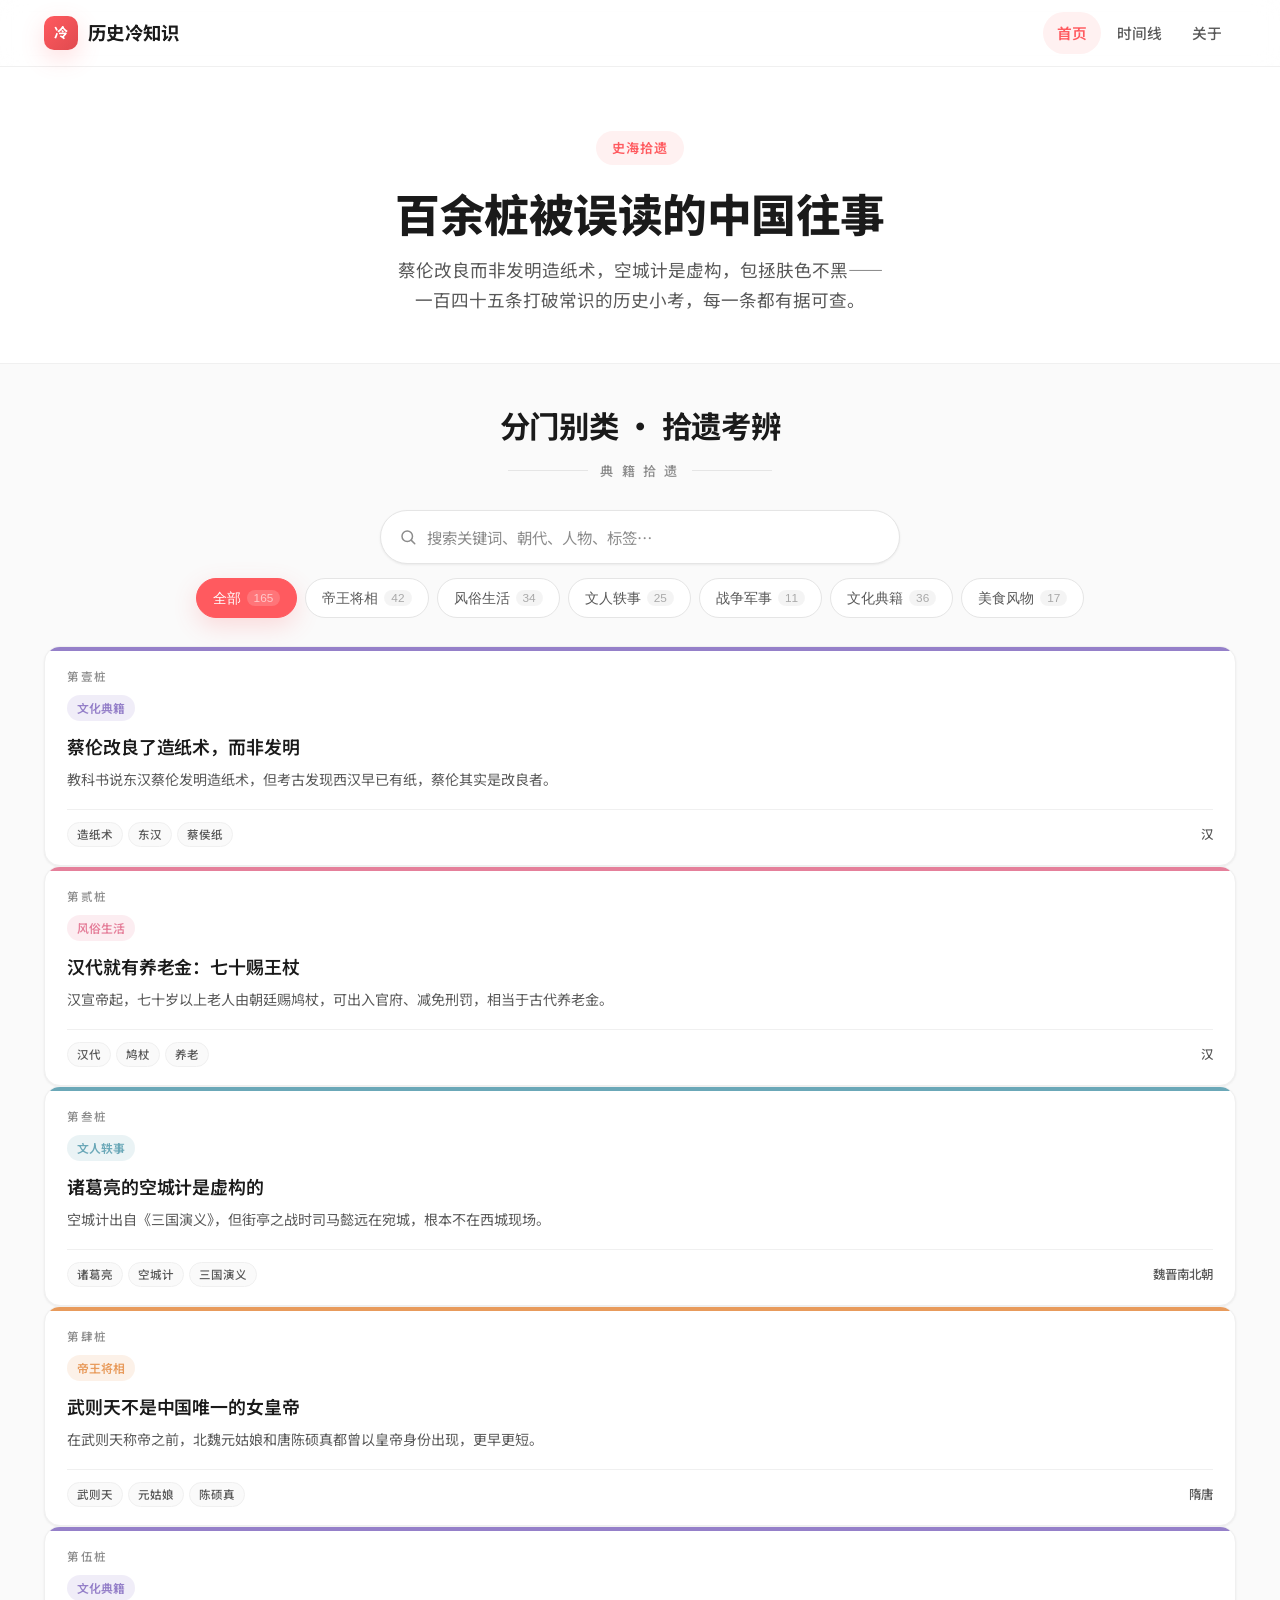
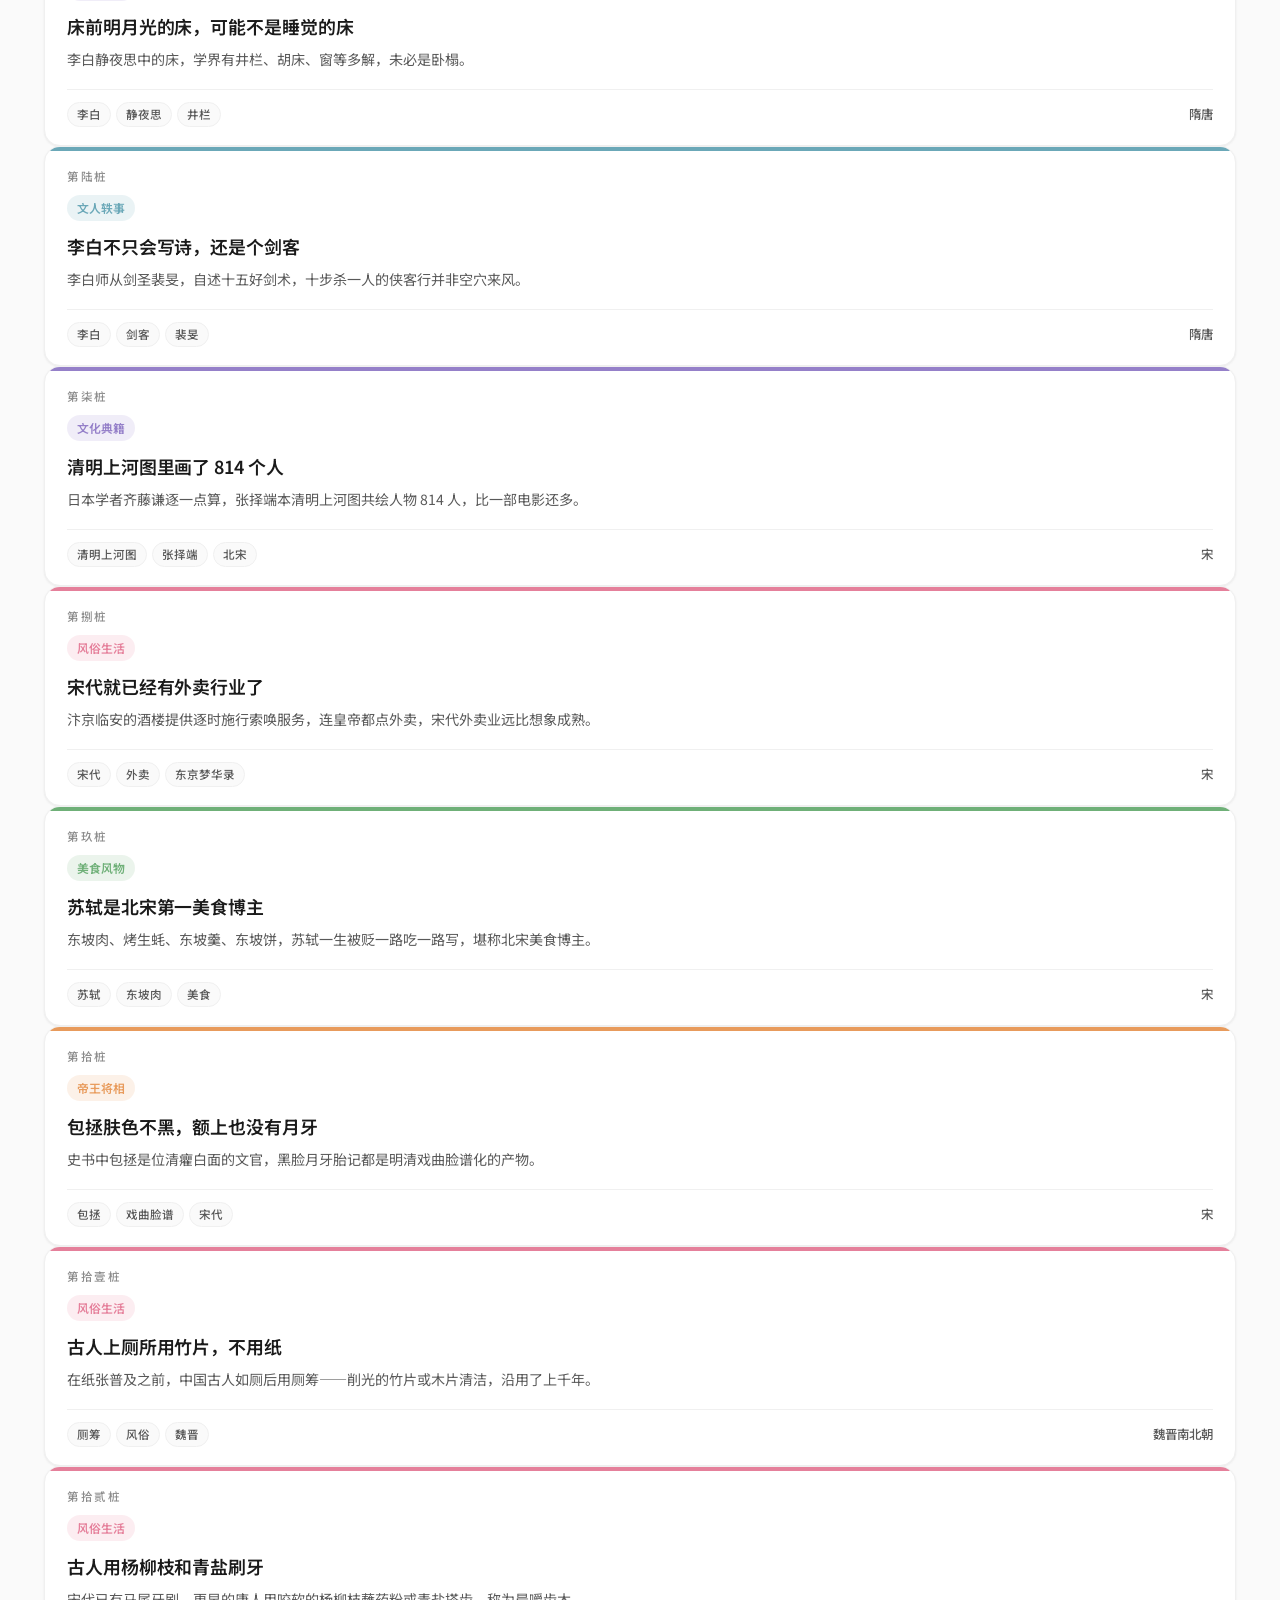
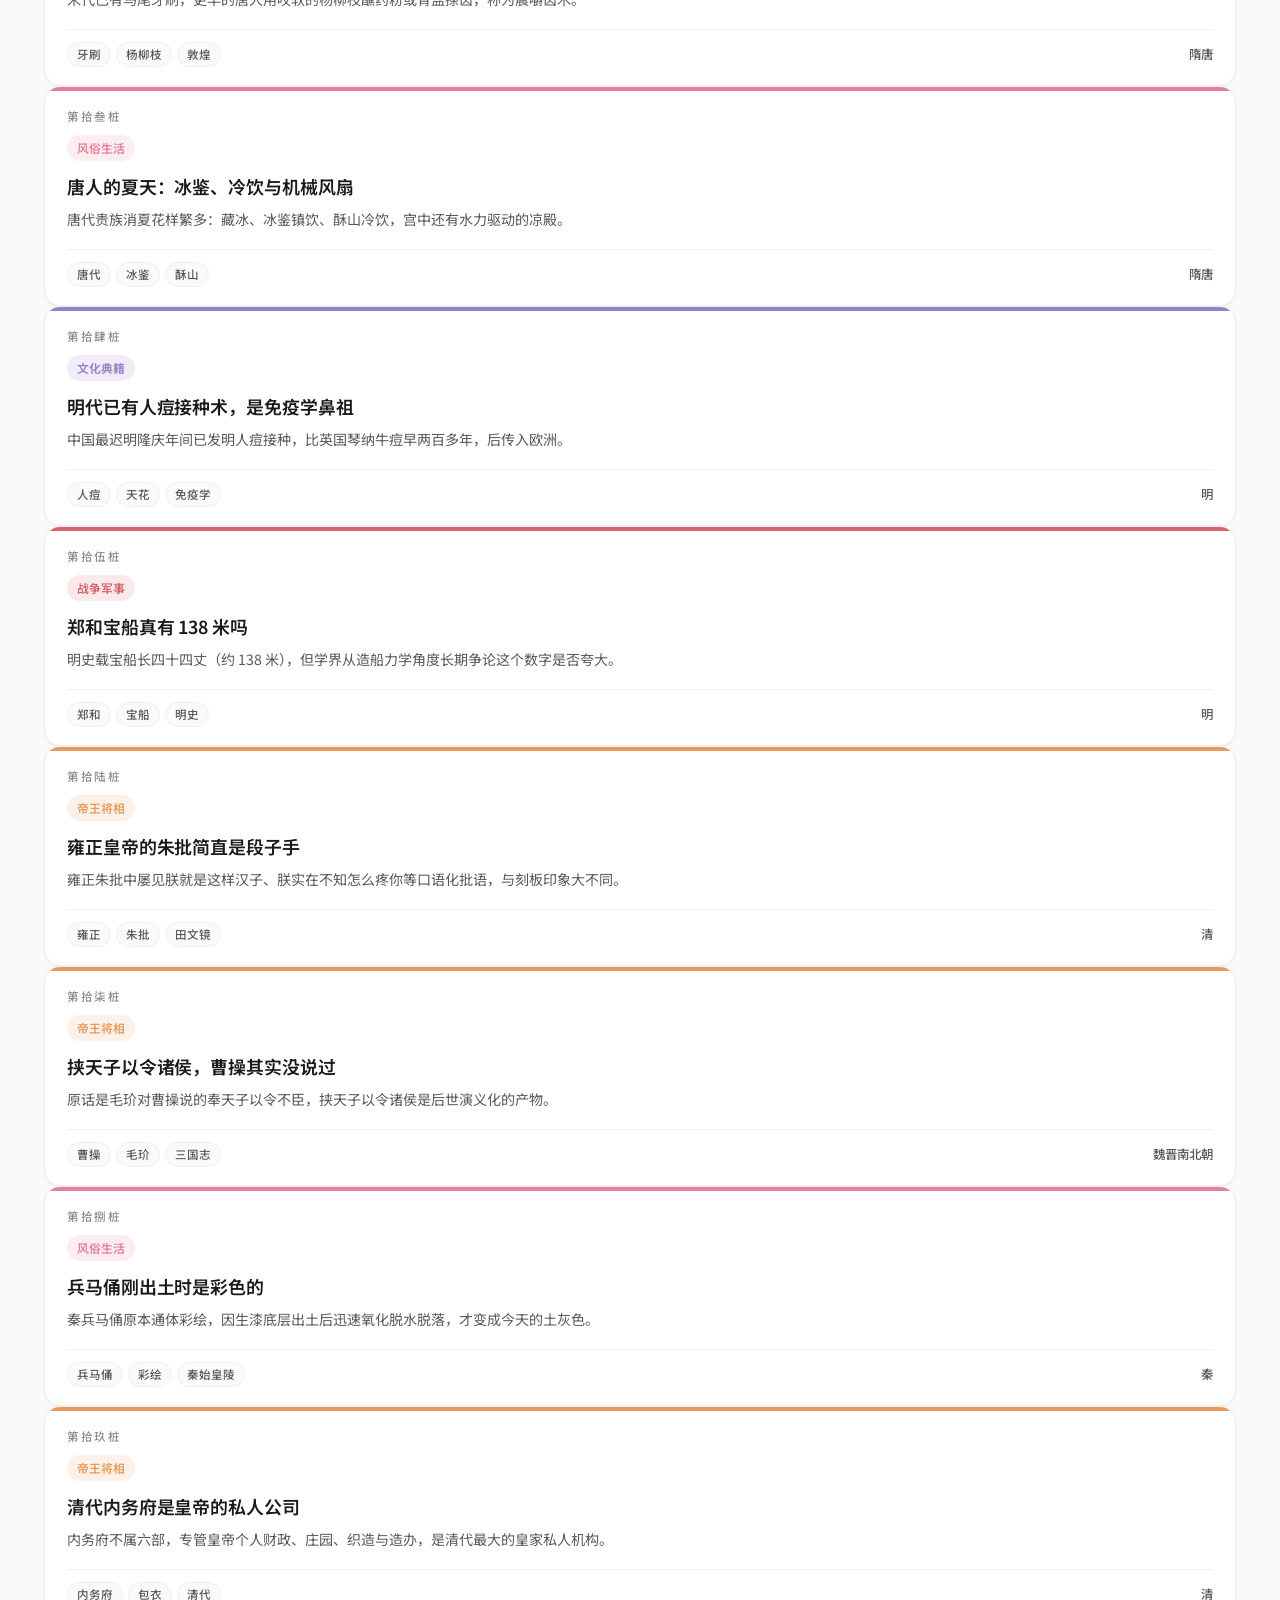
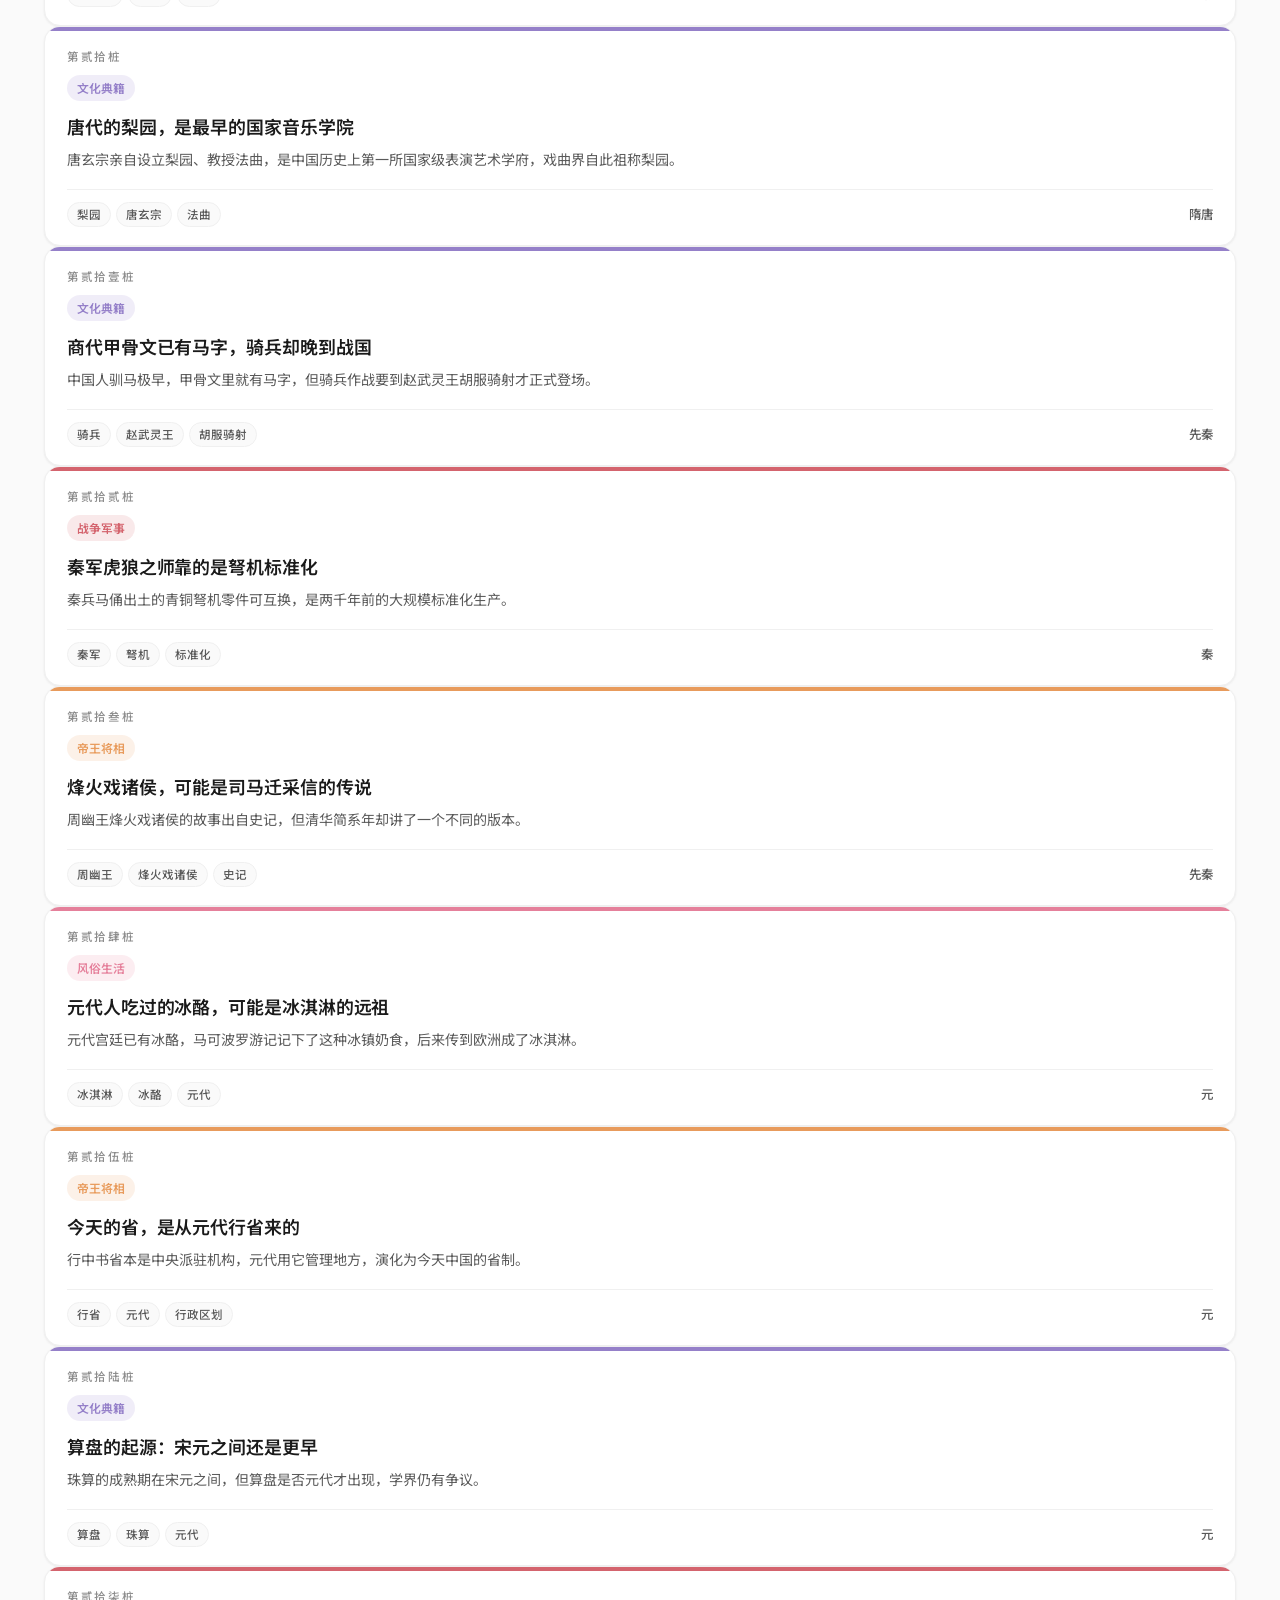
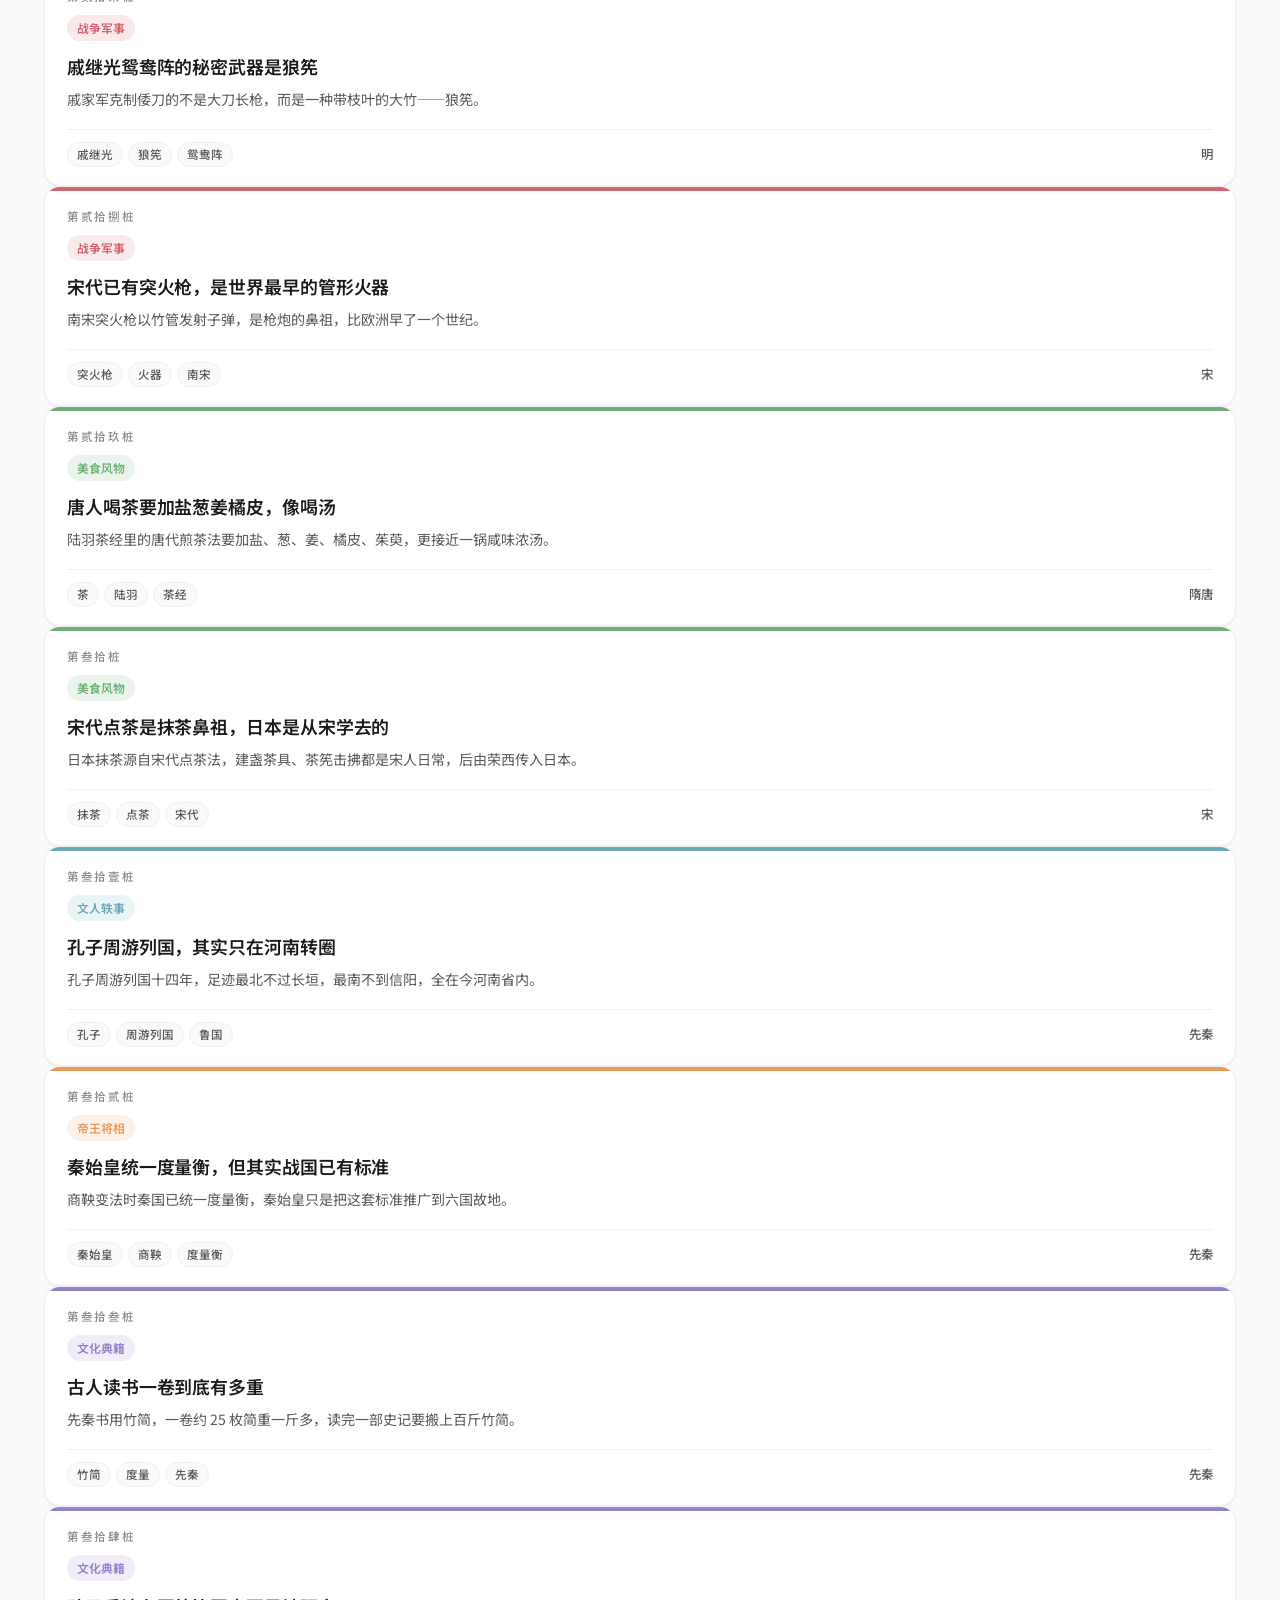
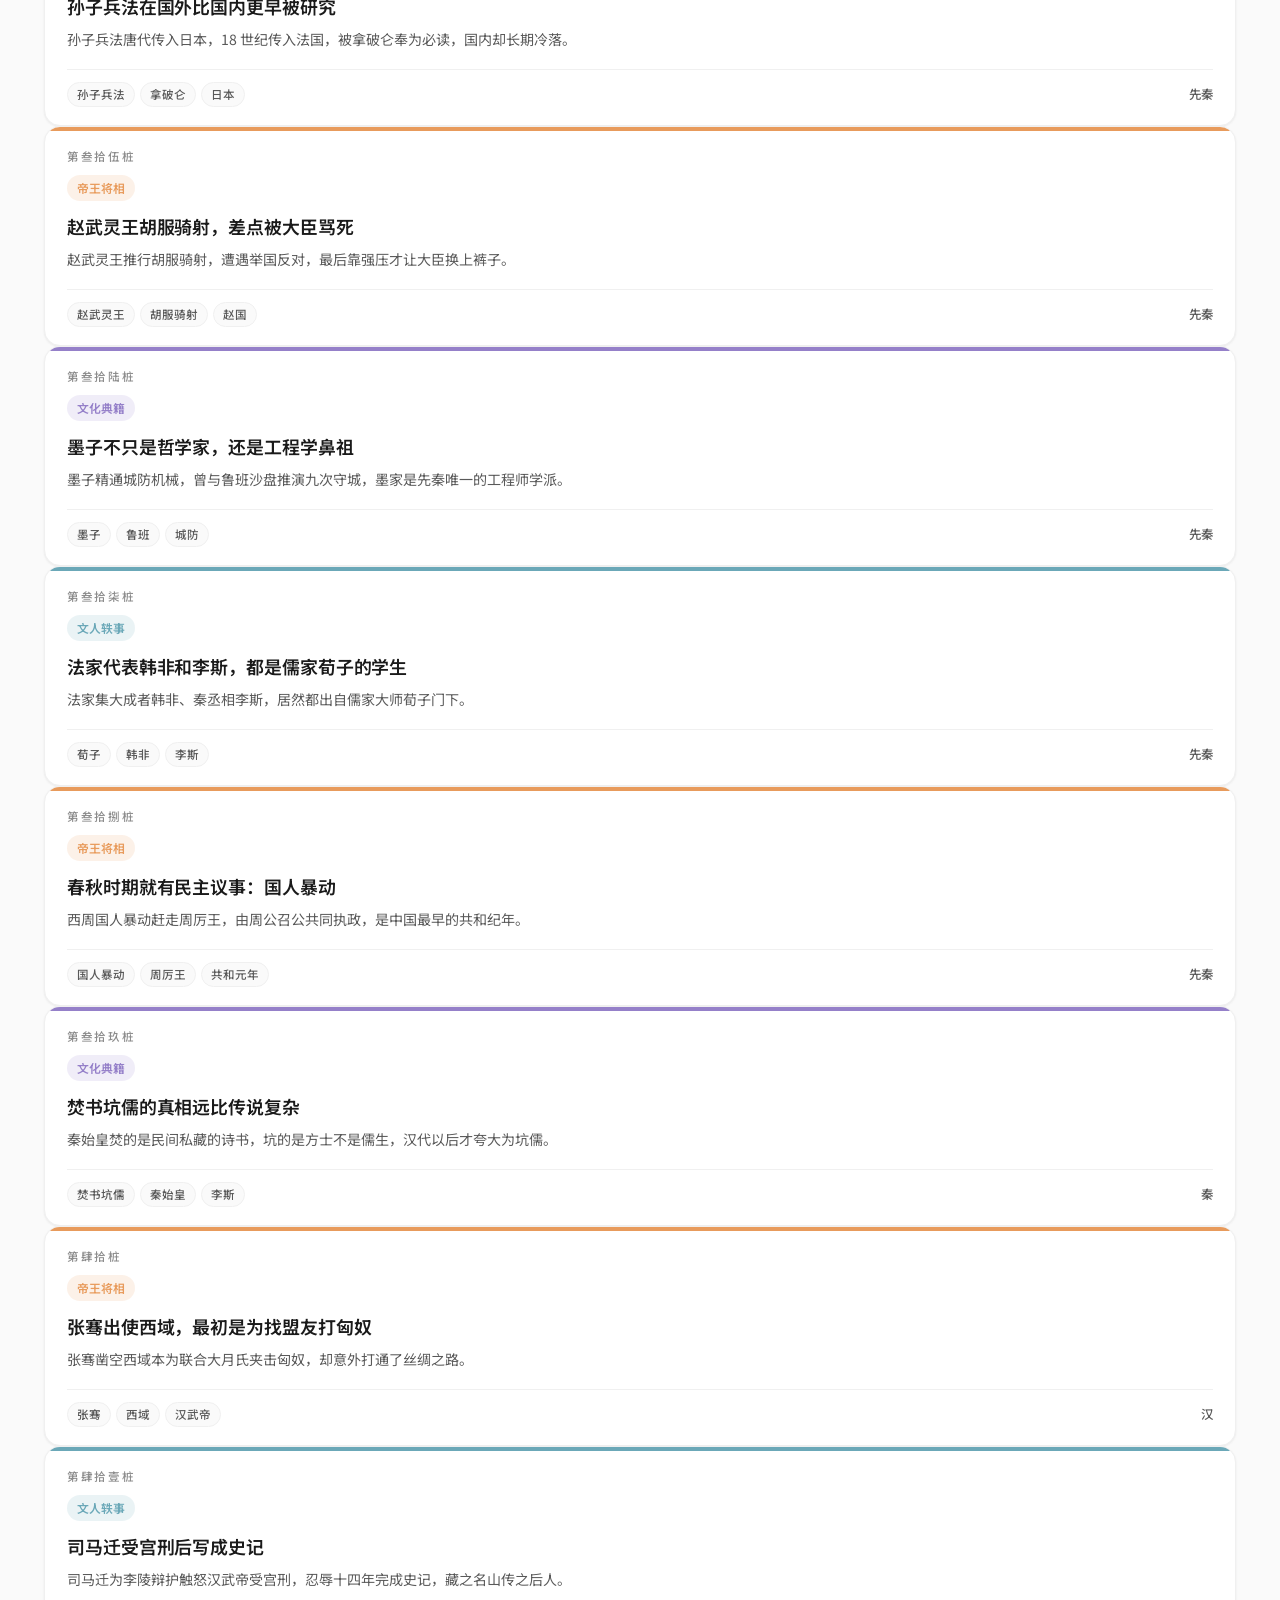
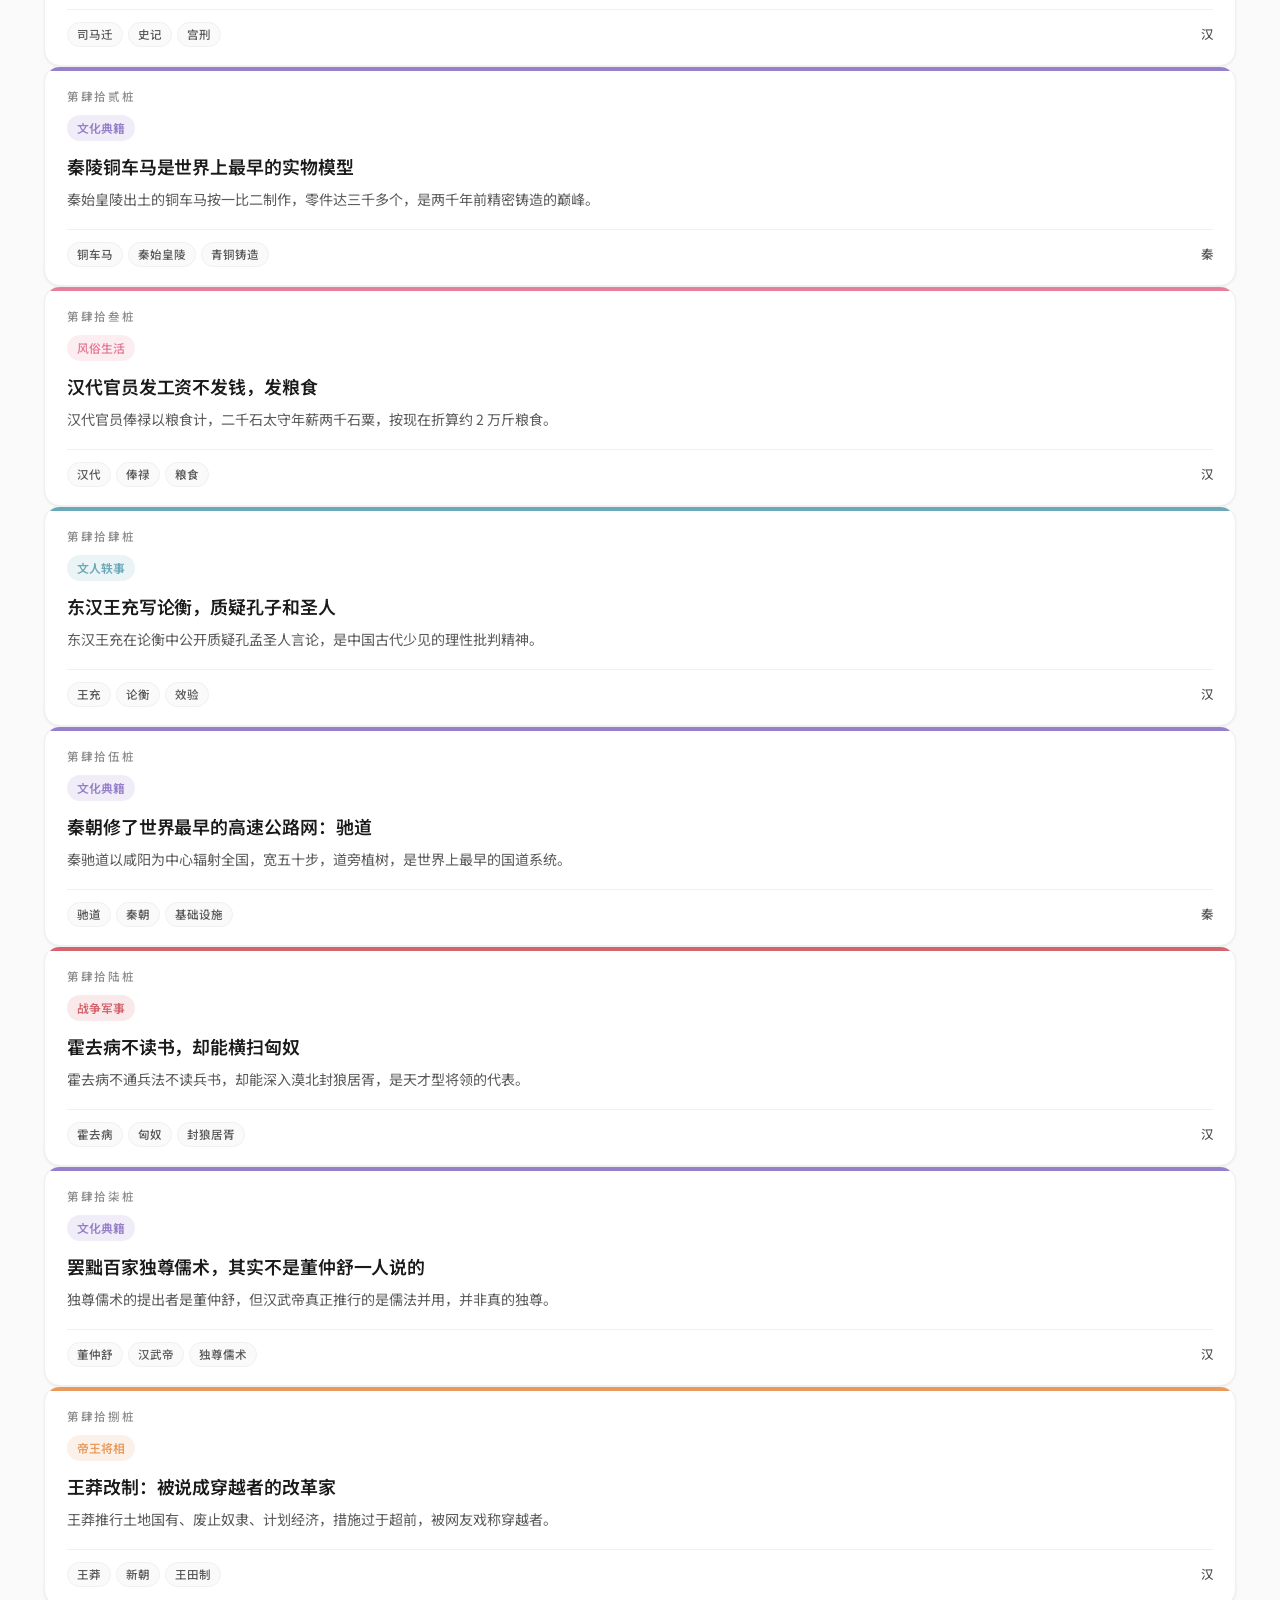
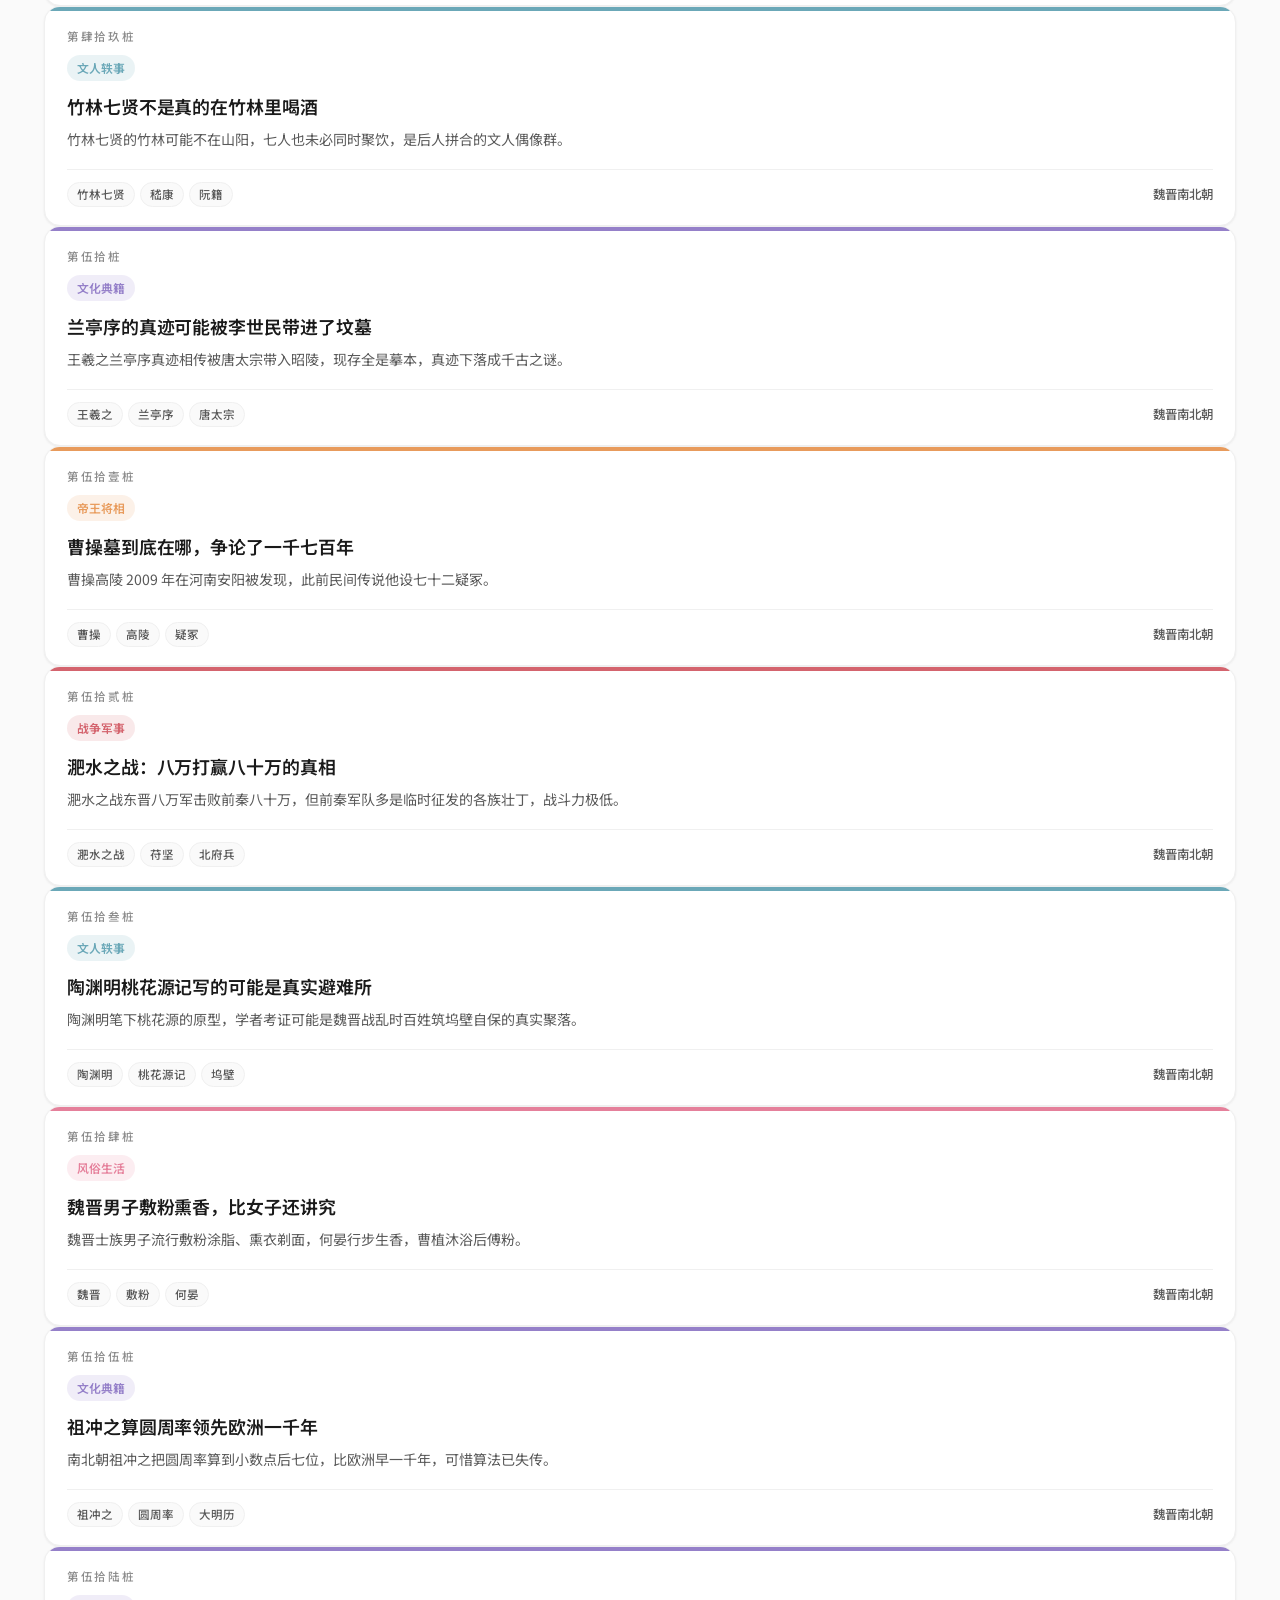
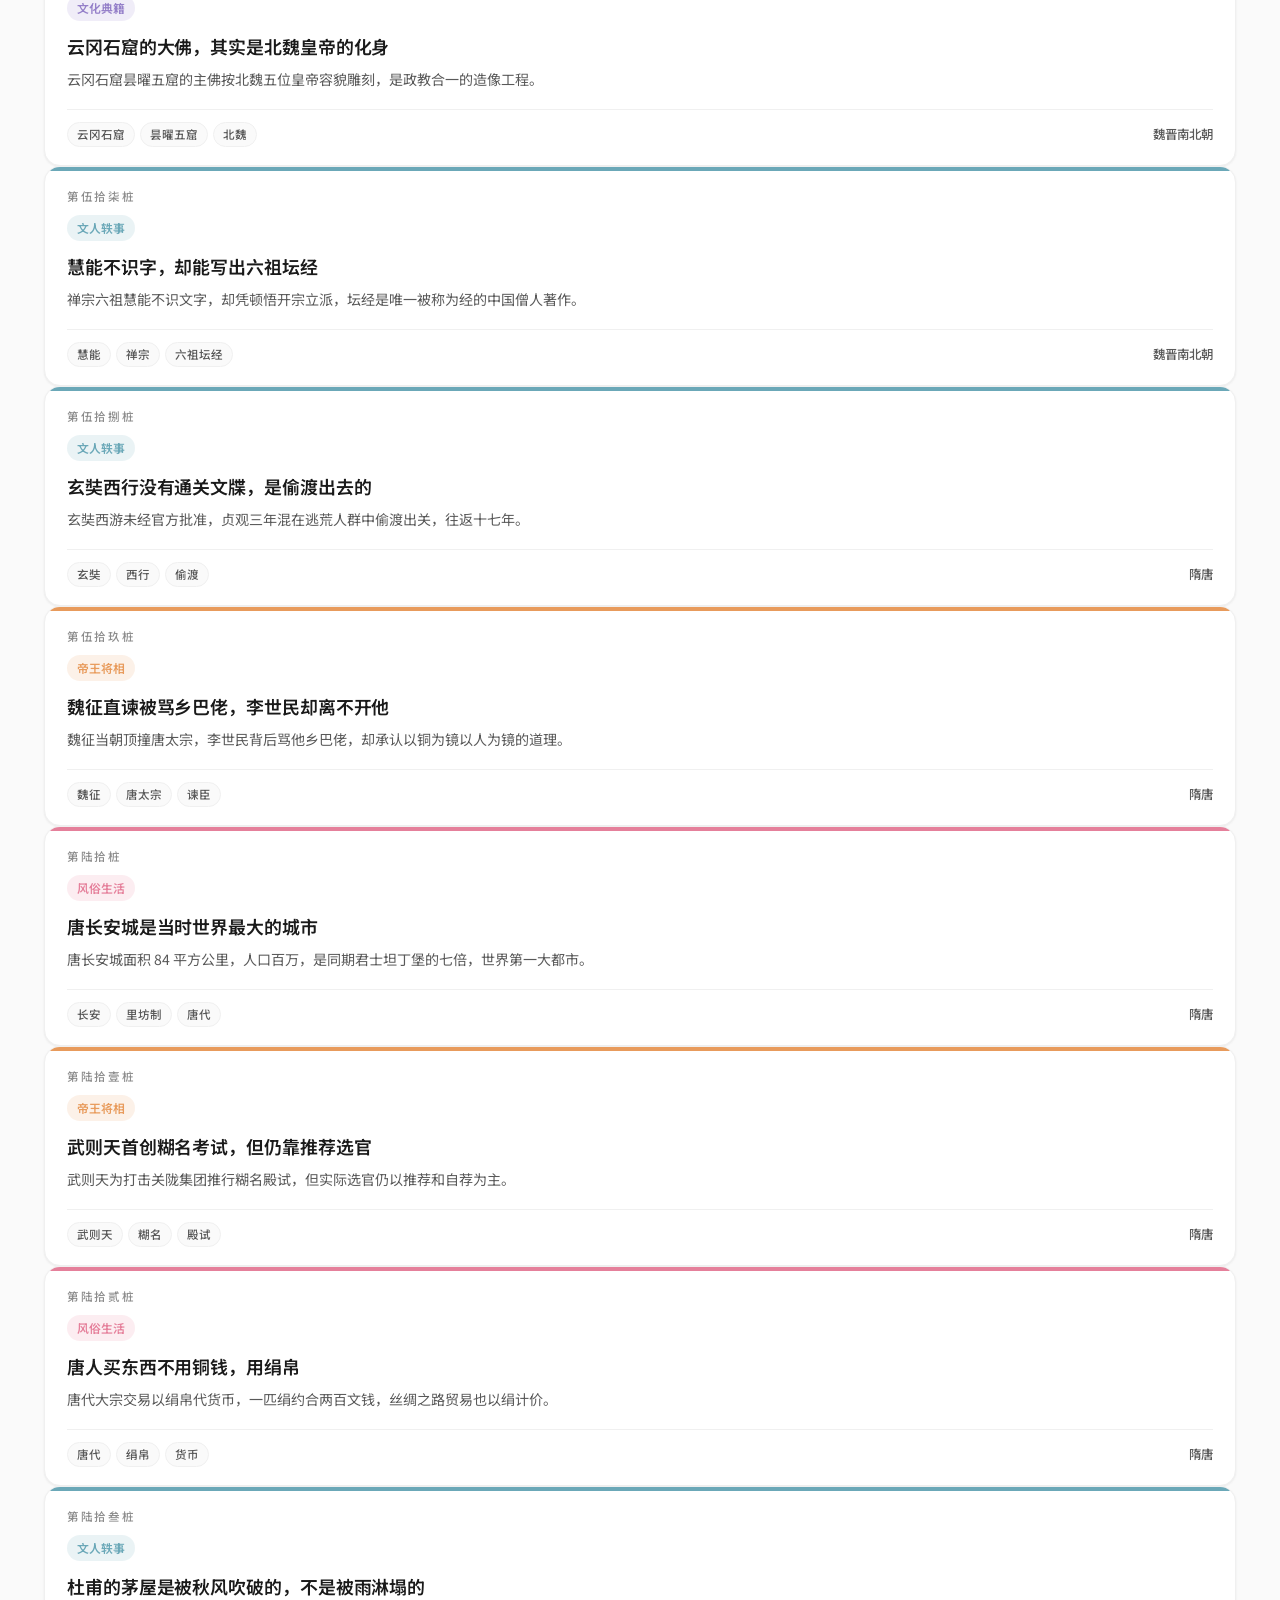
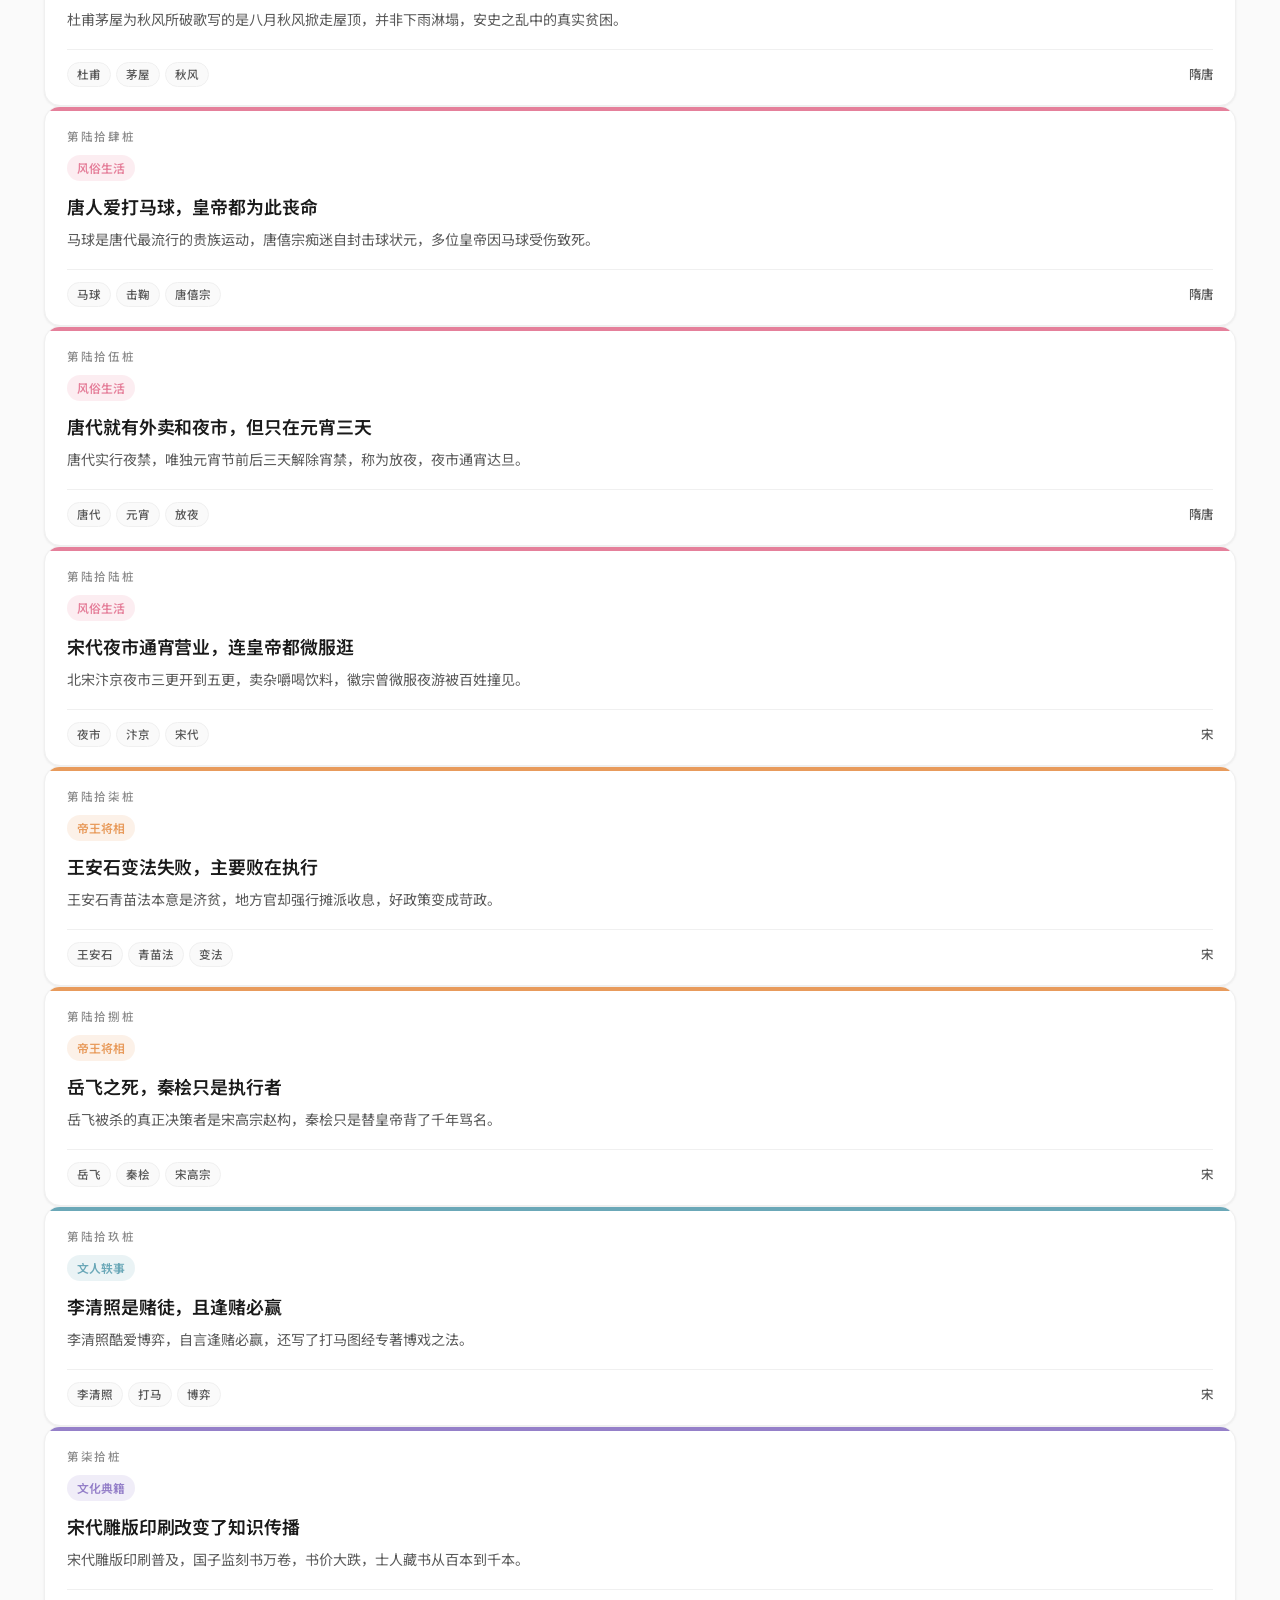
<file: index.html>
﻿<!DOCTYPE html>
<html lang="zh-CN">
<head>
  <meta charset="UTF-8">
  <meta name="viewport" content="width=device-width, initial-scale=1.0">
  <meta name="description" content="历史冷知识 — 20 条打破常识的中国历史小考。从蔡伦改良造纸术到雍正朱批段子手，每条都有据可查。">
  <meta name="theme-color" content="#FF5A5F">
  <title>历史冷知识</title>
  <link rel="preconnect" href="https://fonts.googleapis.com">
  <link rel="preconnect" href="https://fonts.gstatic.com" crossorigin>
  <link href="https://fonts.googleapis.com/css2?family=Noto+Sans+SC:wght@400;500;600;700;800&display=swap" rel="stylesheet">
<link rel="stylesheet" href="css/style.css?v=25">

  <link rel="icon" href="data:image/svg+xml,%3Csvg xmlns='http://www.w3.org/2000/svg' viewBox='0 0 32 32'%3E%3Crect width='32' height='32' fill='%23a8332a'/%3E%3Ctext x='16' y='22' font-size='16' fill='%23e8dcc4' text-anchor='middle' font-family='serif' font-weight='700'%3E冷%3C/text%3E%3C/svg%3E">
</head>
<body>

<a class="skip-link" href="#main">跳到主内容</a>

<header class="site-header">
  <div class="site-header__inner">
    <a class="brand" href="index.html">
      <span class="brand__seal">冷</span>
      <span>历史冷知识</span>
    </a>
    <nav class="nav">
      <a href="index.html" class="is-active">首页</a>
      <a href="timeline.html">时间线</a>
      <a href="about.html">关于</a>
    </nav>
  </div>
</header>

<section class="hero">
  <span class="hero__seal">史海拾遗</span>
<h1 class="hero__title">百余桩被误读的中国往事</h1>
<p class="hero__subtitle">
  蔡伦改良而非发明造纸术，空城计是虚构，包拯肤色不黑——<br>
  一百四十五条打破常识的历史小考，每一条都有据可查。
</p>
  <div class="hero__rule"></div>
</section>

<main id="main">
  <h2 class="page-title">分门别类 · 拾遗考辨</h2>
  <div class="divider-ornament">典 籍 拾 遗</div>

  <div class="search-box">
    <label for="searchInput" class="search-box__label">
      <svg class="search-box__icon" viewBox="0 0 24 24" width="18" height="18" aria-hidden="true" focusable="false">
        <circle cx="11" cy="11" r="7" fill="none" stroke="currentColor" stroke-width="2"/>
        <line x1="16.5" y1="16.5" x2="21" y2="21" stroke="currentColor" stroke-width="2" stroke-linecap="round"/>
      </svg>
      <input type="search" id="searchInput" class="search-box__input" placeholder="搜索关键词、朝代、人物、标签…" aria-label="搜索冷知识" autocomplete="off">
    </label>
    <button type="button" id="searchClear" class="search-box__clear is-hidden" aria-label="清除搜索">✕</button>
  </div>

  <div class="filter-tabs" id="filterTabs">
    <!-- tabs injected by home.js -->
  </div>

  <div class="search-meta is-hidden" id="searchMeta">
    <!-- 由 home.js 显示匹配数 -->
  </div>

  <div class="fact-grid" id="factGrid">
    <!-- cards injected by home.js -->
  </div>

  <div class="empty-state is-hidden" id="emptyState">
    — 此门类暂无条目 —
  </div>
</main>

<footer class="site-footer">
  <div class="site-footer__inner">
    <div><span class="site-footer__seal">考据</span>史料出自正史与笔记，仅供趣读，不作学术依据。</div>
    <div>© 历史冷知识 · <a href="about.html">关于本项目</a></div>
  </div>
</footer>

<script src="js/facts.js?v=7"></script>
<script src="js/home.js?v=7"></script>
<script src="js/transitions.js?v=1"></script>
</body>
</html>
</file>
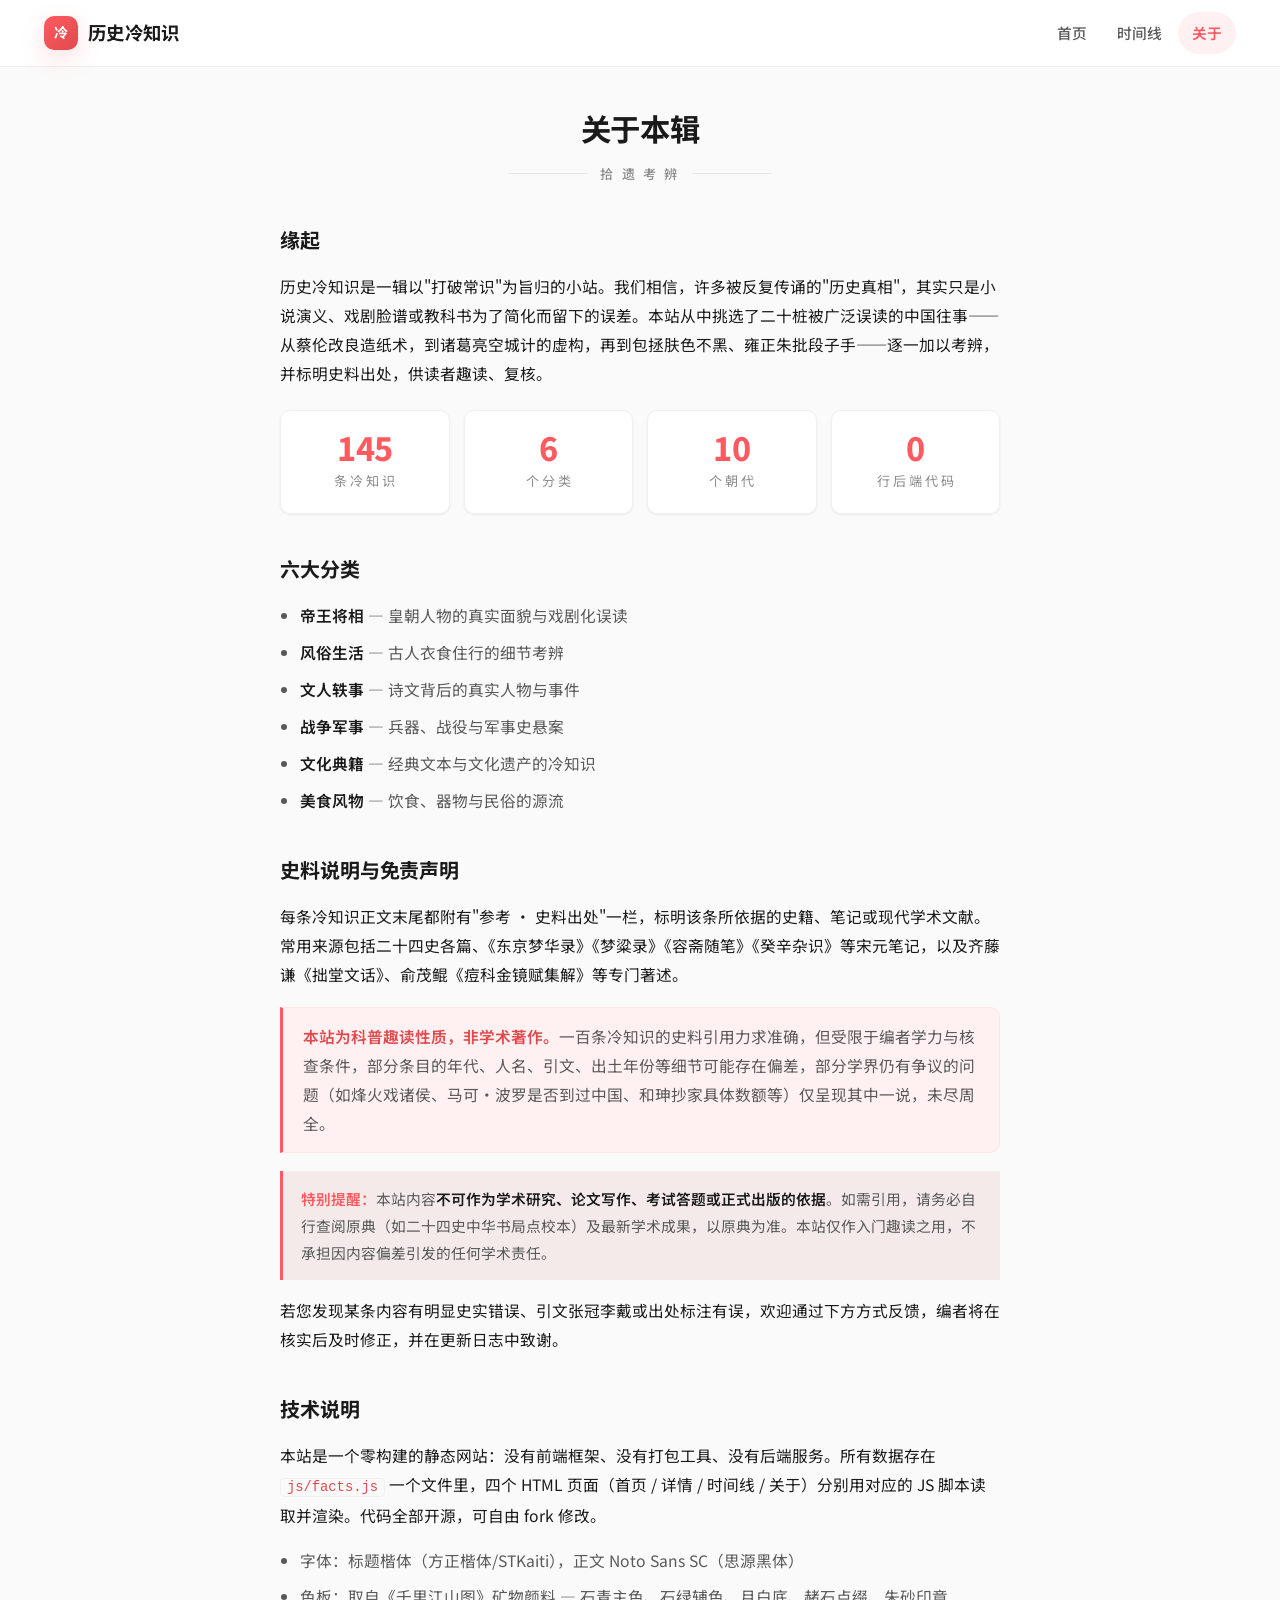
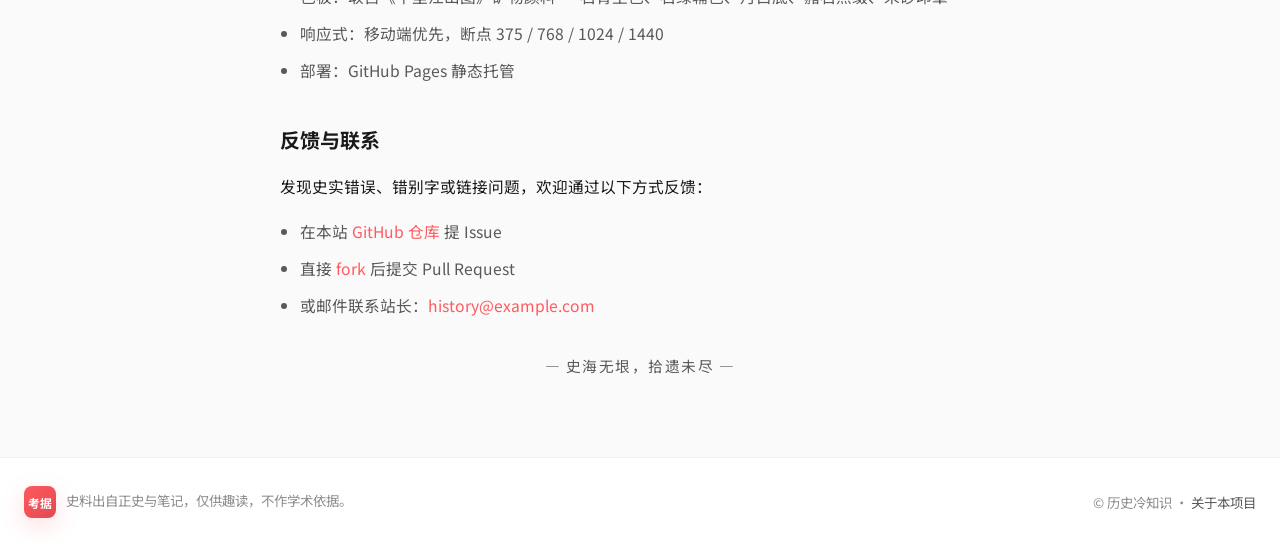
<file: about.html>
﻿<!DOCTYPE html>
<html lang="zh-CN">
<head>
  <meta charset="UTF-8">
  <meta name="viewport" content="width=device-width, initial-scale=1.0">
  <meta name="description" content="关于历史冷知识 — 一个用现代简约风搭建的静态小站，收录 20 条打破常识的中国历史小考。">
  <meta name="theme-color" content="#FF5A5F">
  <title>关于 · 历史冷知识</title>
  <link rel="preconnect" href="https://fonts.googleapis.com">
  <link rel="preconnect" href="https://fonts.gstatic.com" crossorigin>
  <link href="https://fonts.googleapis.com/css2?family=Noto+Sans+SC:wght@400;500;600;700;800&display=swap" rel="stylesheet">
<link rel="stylesheet" href="css/style.css?v=25">

  <link rel="icon" href="data:image/svg+xml,%3Csvg xmlns='http://www.w3.org/2000/svg' viewBox='0 0 32 32'%3E%3Crect width='32' height='32' fill='%23a8332a'/%3E%3Ctext x='16' y='22' font-size='16' fill='%23e8dcc4' text-anchor='middle' font-family='serif' font-weight='700'%3E冷%3C/text%3E%3C/svg%3E">
</head>
<body>

<a class="skip-link" href="#main">跳到主内容</a>

<header class="site-header">
  <div class="site-header__inner">
    <a class="brand" href="index.html">
      <span class="brand__seal">冷</span>
      <span>历史冷知识</span>
    </a>
    <nav class="nav">
      <a href="index.html">首页</a>
      <a href="timeline.html">时间线</a>
      <a href="about.html" class="is-active">关于</a>
    </nav>
  </div>
</header>

<main id="main">
  <h1 class="page-title">关于本辑</h1>
  <div class="divider-ornament">拾 遗 考 辨</div>

  <article class="about-content">

    <h2>缘起</h2>
    <p>历史冷知识是一辑以"打破常识"为旨归的小站。我们相信，许多被反复传诵的"历史真相"，其实只是小说演义、戏剧脸谱或教科书为了简化而留下的误差。本站从中挑选了二十桩被广泛误读的中国往事——从蔡伦改良造纸术，到诸葛亮空城计的虚构，再到包拯肤色不黑、雍正朱批段子手——逐一加以考辨，并标明史料出处，供读者趣读、复核。</p>

    <div class="about-stats">
      <div class="about-stat">
        <div class="about-stat__num">145</div>
        <div class="about-stat__label">条 冷 知 识</div>
      </div>
      <div class="about-stat">
        <div class="about-stat__num">6</div>
        <div class="about-stat__label">个 分 类</div>
      </div>
      <div class="about-stat">
        <div class="about-stat__num">10</div>
        <div class="about-stat__label">个 朝 代</div>
      </div>
      <div class="about-stat">
        <div class="about-stat__num">0</div>
        <div class="about-stat__label">行 后 端 代 码</div>
      </div>
    </div>

    <h2>六大分类</h2>
    <ul>
      <li><strong>帝王将相</strong> — 皇朝人物的真实面貌与戏剧化误读</li>
      <li><strong>风俗生活</strong> — 古人衣食住行的细节考辨</li>
      <li><strong>文人轶事</strong> — 诗文背后的真实人物与事件</li>
      <li><strong>战争军事</strong> — 兵器、战役与军事史悬案</li>
      <li><strong>文化典籍</strong> — 经典文本与文化遗产的冷知识</li>
      <li><strong>美食风物</strong> — 饮食、器物与民俗的源流</li>
    </ul>

    <h2>史料说明与免责声明</h2>
    <p>每条冷知识正文末尾都附有"参考 · 史料出处"一栏，标明该条所依据的史籍、笔记或现代学术文献。常用来源包括二十四史各篇、《东京梦华录》《梦粱录》《容斋随笔》《癸辛杂识》等宋元笔记，以及齐藤谦《拙堂文话》、俞茂鲲《痘科金镜赋集解》等专门著述。</p>
    <blockquote>
      <strong>本站为科普趣读性质，非学术著作。</strong>一百条冷知识的史料引用力求准确，但受限于编者学力与核查条件，部分条目的年代、人名、引文、出土年份等细节可能存在偏差，部分学界仍有争议的问题（如烽火戏诸侯、马可·波罗是否到过中国、和珅抄家具体数额等）仅呈现其中一说，未尽周全。
    </blockquote>
    <p style="background: rgba(168,51,42,0.08); border-left: 3px solid var(--cinnabar); padding: 14px 18px; font-size: 0.92rem; color: var(--ink-soft); line-height: 1.85; margin: 16px 0;">
      <strong style="color: var(--cinnabar);">特别提醒：</strong>本站内容<strong>不可作为学术研究、论文写作、考试答题或正式出版的依据</strong>。如需引用，请务必自行查阅原典（如二十四史中华书局点校本）及最新学术成果，以原典为准。本站仅作入门趣读之用，不承担因内容偏差引发的任何学术责任。
    </p>
    <p>若您发现某条内容有明显史实错误、引文张冠李戴或出处标注有误，欢迎通过下方方式反馈，编者将在核实后及时修正，并在更新日志中致谢。</p>

    <h2>技术说明</h2>
    <p>本站是一个零构建的静态网站：没有前端框架、没有打包工具、没有后端服务。所有数据存在 <code>js/facts.js</code> 一个文件里，四个 HTML 页面（首页 / 详情 / 时间线 / 关于）分别用对应的 JS 脚本读取并渲染。代码全部开源，可自由 fork 修改。</p>
    <ul>
      <li>字体：标题楷体（方正楷体/STKaiti），正文 Noto Sans SC（思源黑体）</li>
      <li>色板：取自《千里江山图》矿物颜料 — 石青主色、石绿辅色、月白底、赭石点缀、朱砂印章</li>
      <li>响应式：移动端优先，断点 375 / 768 / 1024 / 1440</li>
      <li>部署：GitHub Pages 静态托管</li>
    </ul>

    <h2>反馈与联系</h2>
    <p>发现史实错误、错别字或链接问题，欢迎通过以下方式反馈：</p>
    <ul>
      <li>在本站 <a href="https://github.com/wjhxjc/Little-known-Historical-Facts/issues" target="_blank" rel="noopener">GitHub 仓库</a> 提 Issue</li>
      <li>直接 <a href="https://github.com/wjhxjc/Little-known-Historical-Facts/fork" target="_blank" rel="noopener">fork</a> 后提交 Pull Request</li>
      <li>或邮件联系站长：<a href="mailto:history@example.com?subject=历史冷知识反馈">history@example.com</a></li>
    </ul>
    <p style="text-align:center; margin-top:32px; color:var(--ink-soft); font-size:0.92rem; letter-spacing:0.1em;">— 史海无垠，拾遗未尽 —</p>
  </article>
</main>

<footer class="site-footer">
  <div class="site-footer__inner">
    <div><span class="site-footer__seal">考据</span>史料出自正史与笔记，仅供趣读，不作学术依据。</div>
    <div>© 历史冷知识 · <a href="about.html">关于本项目</a></div>
  </div>
</footer>

<script src="js/transitions.js?v=1"></script>
</body>
</html>
</file>
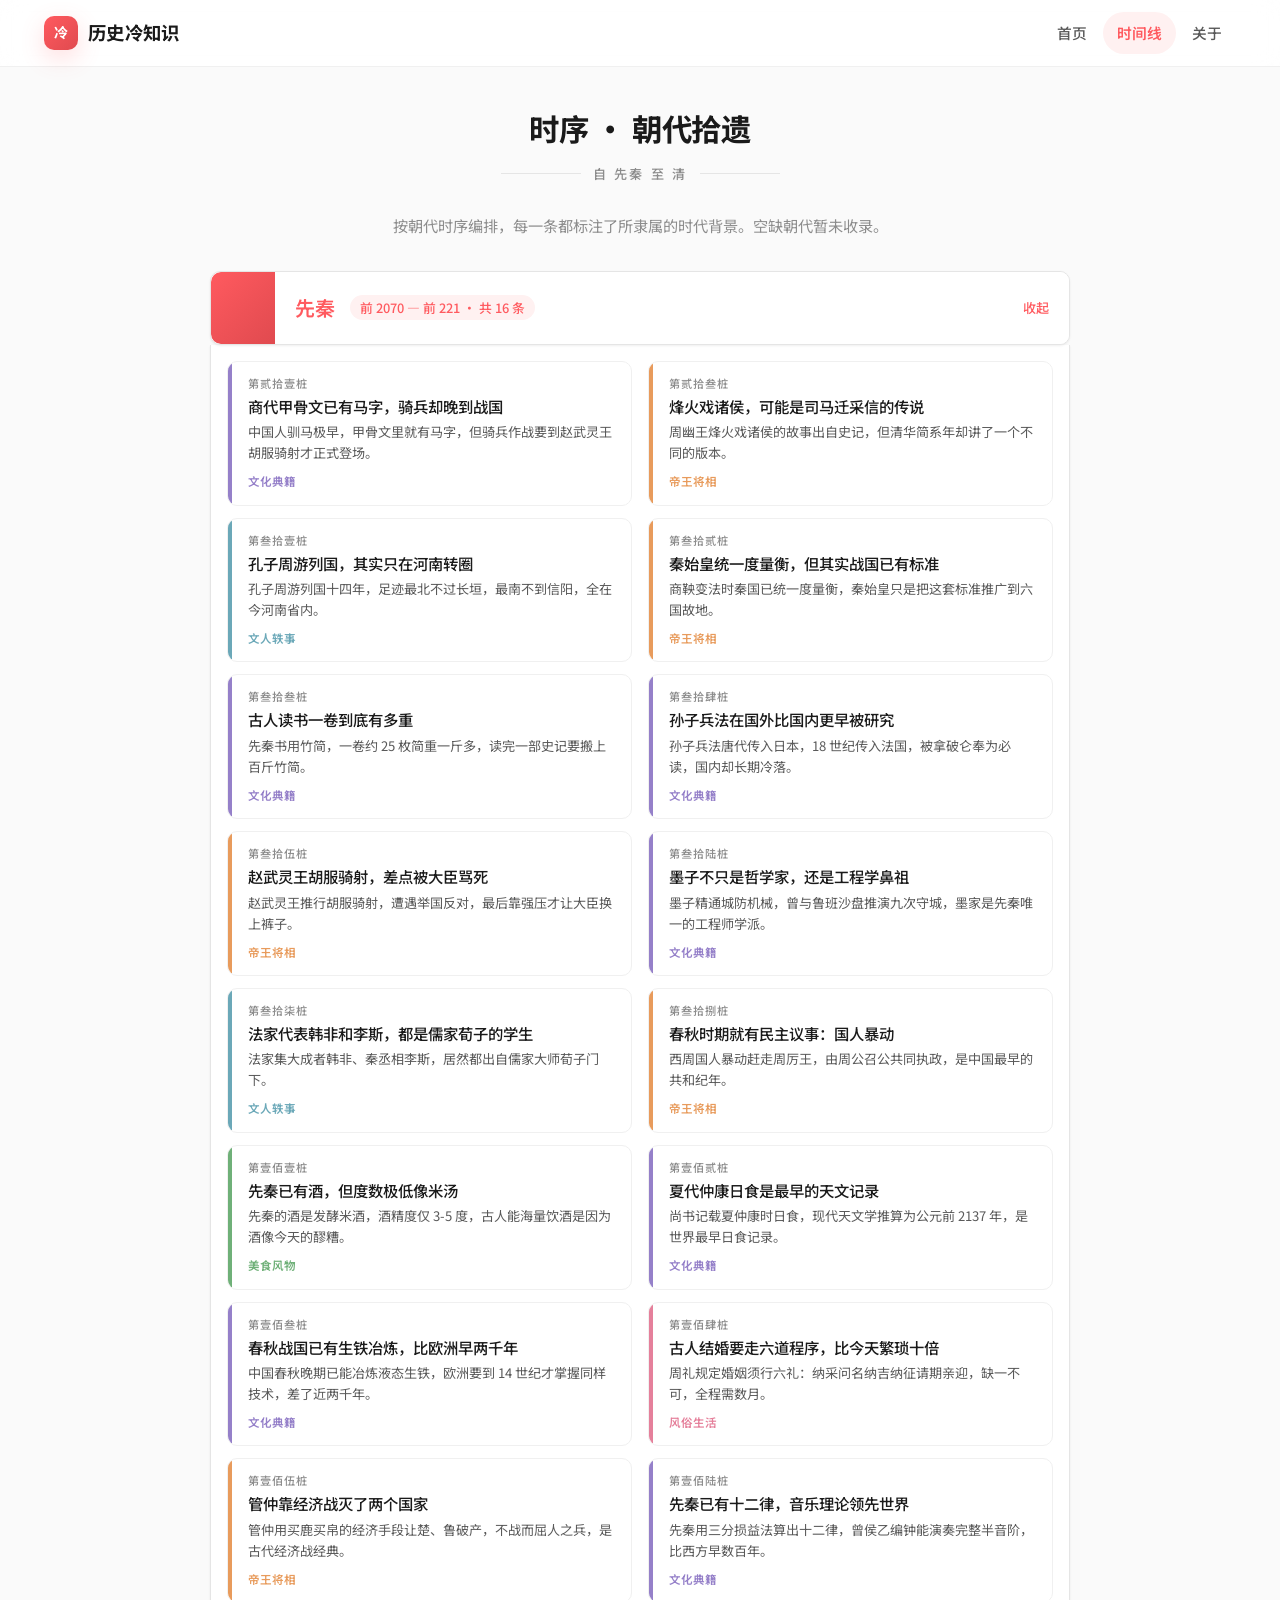
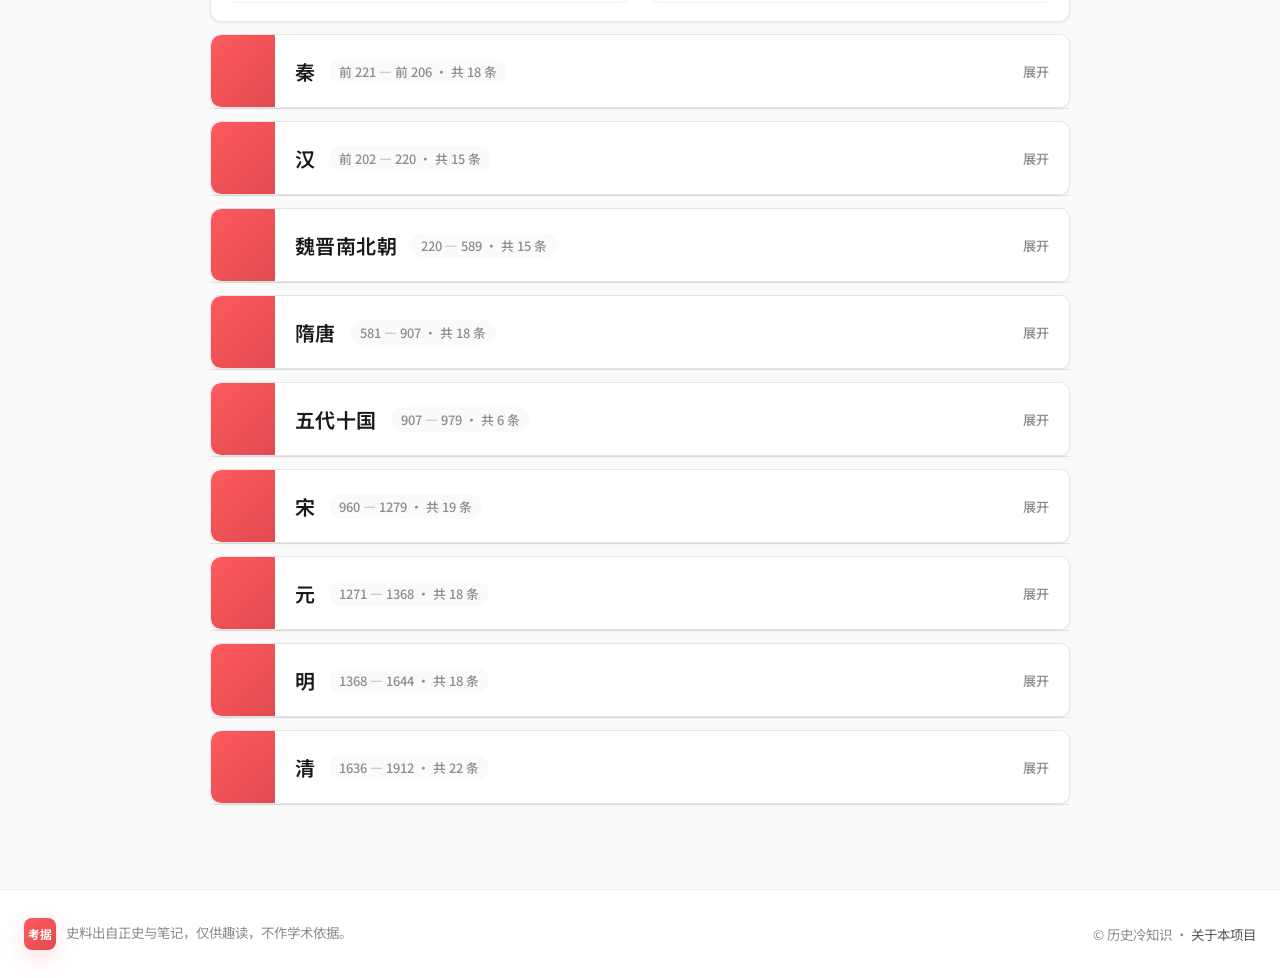
<file: timeline.html>
﻿<!DOCTYPE html>
<html lang="zh-CN">
<head>
  <meta charset="UTF-8">
  <meta name="viewport" content="width=device-width, initial-scale=1.0">
  <meta name="description" content="历史冷知识时间线 — 按先秦、秦汉、魏晋南北朝、隋唐、宋、元、明、清八朝代分组浏览。">
  <meta name="theme-color" content="#FF5A5F">
  <title>时间线 · 历史冷知识</title>
  <link rel="preconnect" href="https://fonts.googleapis.com">
  <link rel="preconnect" href="https://fonts.gstatic.com" crossorigin>
  <link href="https://fonts.googleapis.com/css2?family=Noto+Sans+SC:wght@400;500;600;700;800&display=swap" rel="stylesheet">
<link rel="stylesheet" href="css/style.css?v=25">

  <link rel="icon" href="data:image/svg+xml,%3Csvg xmlns='http://www.w3.org/2000/svg' viewBox='0 0 32 32'%3E%3Crect width='32' height='32' fill='%23a8332a'/%3E%3Ctext x='16' y='22' font-size='16' fill='%23e8dcc4' text-anchor='middle' font-family='serif' font-weight='700'%3E冷%3C/text%3E%3C/svg%3E">
</head>
<body>

<a class="skip-link" href="#main">跳到主内容</a>

<header class="site-header">
  <div class="site-header__inner">
    <a class="brand" href="index.html">
      <span class="brand__seal">冷</span>
      <span>历史冷知识</span>
    </a>
    <nav class="nav">
      <a href="index.html">首页</a>
      <a href="timeline.html" class="is-active">时间线</a>
      <a href="about.html">关于</a>
    </nav>
  </div>
</header>

<main id="main">
  <h1 class="page-title">时序 · 朝代拾遗</h1>
  <div class="divider-ornament">自 先秦 至 清</div>
  <p class="page-subtitle">按朝代时序编排，每一条都标注了所隶属的时代背景。空缺朝代暂未收录。</p>

  <div id="timelineContainer">
    <!-- dynasty groups injected by timeline.js -->
  </div>
</main>

<footer class="site-footer">
  <div class="site-footer__inner">
    <div><span class="site-footer__seal">考据</span>史料出自正史与笔记，仅供趣读，不作学术依据。</div>
    <div>© 历史冷知识 · <a href="about.html">关于本项目</a></div>
  </div>
</footer>

<script src="js/facts.js"></script>
<script src="js/timeline.js?v=6"></script>
<script src="js/transitions.js?v=1"></script>
</body>
</html>
</file>
<file: css/style.css>
/* ===========================================================
   历史冷知识 · 现代内容社区主题
   干净白底 + 珊瑚红强调 + 6 分类鲜活配色 + 圆角卡片瀑布流
   字体：思源黑体（Noto Sans SC）
   =========================================================== */

:root {
  /* 中性色阶 */
  --bg:          #FAFAFA;
  --surface:     #FFFFFF;
  --text-1:      #1A1A1A;
  --text-2:      #595959;
  --text-3:      #8C8C8C;
  --border:      #F0F0F0;
  --border-2:    #E5E5E5;

  /* 品牌色（珊瑚红，鲜活不死板）*/
  --brand:       #FF5A5F;
  --brand-dark:  #E04A4F;
  --brand-bg:    #FFF1F1;
  --brand-bg-2:  #FFE5E6;

  /* 6 分类色 */
  --cat-diwang:     #E89B5C;  /* 帝王将相 — 橙金 */
  --cat-fengsu:     #E5809B;  /* 风俗生活 — 粉 */
  --cat-wenren:     #6BA8B8;  /* 文人轶事 — 青蓝 */
  --cat-zhanzheng:  #D4646E;  /* 战争军事 — 玫红 */
  --cat-dianji:     #9580C9;  /* 文化典籍 — 淡紫 */
  --cat-meishi:     #6FB078;  /* 美食风物 — 绿 */

  /* 语义别名（向后兼容）*/
  --ink-brown:      var(--bg);
  --parchment:      var(--surface);
  --parchment-dim:  var(--border);
  --cinnabar:       var(--brand);
  --cinnabar-light: var(--brand-dark);
  --ink-text:       var(--text-1);
  --ink-soft:       var(--text-2);
  --gold:           var(--text-3);

  --font-sans: "Noto Sans SC","PingFang SC","Hiragino Sans GB","Microsoft YaHei","微软雅黑",system-ui,-apple-system,sans-serif;
  --font-serif: var(--font-sans);
  --max-w: 1240px;
  --radius: 16px;
  --radius-sm: 10px;
  --radius-pill: 999px;
  --shadow-1: 0 1px 3px rgba(0,0,0,0.04), 0 1px 2px rgba(0,0,0,0.03);
  --shadow-2: 0 4px 12px rgba(0,0,0,0.06), 0 2px 4px rgba(0,0,0,0.03);
  --shadow-3: 0 12px 32px rgba(0,0,0,0.10), 0 4px 12px rgba(0,0,0,0.05);
  --shadow-brand: 0 8px 24px rgba(255,90,95,0.20);
}

*, *::before, *::after { box-sizing: border-box; }
html { -webkit-text-size-adjust: 100%; }

body {
  margin: 0;
  font-family: var(--font-sans);
  font-size: 15px;
  line-height: 1.7;
  color: var(--text-1);
  background-color: var(--bg);
  -webkit-font-smoothing: antialiased;
  -moz-osx-font-smoothing: grayscale;
  min-height: 100vh;
}
img { max-width: 100%; display: block; }
a { color: var(--brand); text-decoration: none; transition: color 0.2s; }
a:hover { color: var(--brand-dark); }
::selection { background: var(--brand-bg-2); color: var(--text-1); }

/* === 顶部导航 === */
.site-header {
  background: rgba(255,255,255,0.85);
  backdrop-filter: saturate(180%) blur(12px);
  -webkit-backdrop-filter: saturate(180%) blur(12px);
  border-bottom: 1px solid var(--border);
  position: sticky;
  top: 0;
  z-index: 100;
}
.site-header::after { display: none; }
.site-header__inner {
  max-width: var(--max-w);
  margin: 0 auto;
  padding: 12px 24px;
  display: flex;
  align-items: center;
  justify-content: space-between;
  gap: 16px;
  flex-wrap: wrap;
}
.brand {
  display: flex;
  align-items: center;
  gap: 10px;
  color: var(--text-1);
  text-decoration: none;
  font-size: 1.15rem;
  font-weight: 700;
  letter-spacing: 0.02em;
  padding-block: 4px;
  min-height: 40px;
}
.brand:hover { color: var(--text-1); }
.brand__seal {
  display: inline-flex;
  align-items: center;
  justify-content: center;
  width: 34px;
  height: 34px;
  background: linear-gradient(135deg, var(--brand) 0%, var(--brand-dark) 100%);
  color: #fff;
  font-size: 0.88rem;
  font-weight: 700;
  border: none;
  border-radius: 10px;
  transform: none;
  box-shadow: var(--shadow-brand);
  letter-spacing: 0;
}
.brand__seal::after { display: none; }
.nav { display: flex; gap: 2px; flex-wrap: wrap; }
.nav a {
  color: var(--text-2);
  padding: 8px 14px;
  border-radius: var(--radius-pill);
  font-size: 0.92rem;
  font-weight: 500;
  letter-spacing: 0;
  position: relative;
  transition: all 0.2s;
}
.nav a:hover { background: var(--bg); color: var(--text-1); text-decoration: none; }
.nav a.is-active {
  color: var(--brand);
  font-weight: 600;
  background: var(--brand-bg);
}
.nav a.is-active::after { display: none; }


/* === Hero（首页）— 干净简洁 === */
.hero {
  background: var(--surface);
  color: var(--text-1);
  text-align: center;
  padding: 64px 24px 48px;
  position: relative;
  overflow: hidden;
  border-bottom: 1px solid var(--border);
}
.hero::before { display: none; }
.hero__seal {
  display: inline-block;
  background: var(--brand-bg);
  color: var(--brand);
  padding: 6px 16px;
  font-size: 0.82rem;
  font-weight: 600;
  letter-spacing: 0.08em;
  border: none;
  border-radius: var(--radius-pill);
  transform: none;
  box-shadow: none;
  margin-bottom: 20px;
}
.hero__title {
  font-size: clamp(1.9rem, 4.5vw, 2.8rem);
  font-weight: 800;
  letter-spacing: -0.01em;
  margin: 0 0 14px;
  color: var(--text-1);
  line-height: 1.25;
}
.hero__subtitle {
  font-size: clamp(0.98rem, 2vw, 1.1rem);
  color: var(--text-2);
  letter-spacing: 0;
  max-width: 580px;
  margin: 0 auto;
  line-height: 1.7;
  font-weight: 400;
}
.hero__rule { display: none; }

/* === 主内容容器 === */
main {
  max-width: var(--max-w);
  margin: 0 auto;
  padding: 36px 24px 64px;
}
body:has(.hero) main {
  margin-top: 0;
  background: transparent;
}
.page-title {
  font-size: clamp(1.5rem, 3vw, 1.9rem);
  font-weight: 700;
  letter-spacing: -0.01em;
  color: var(--text-1);
  text-align: center;
  margin: 0 0 8px;
}
.page-subtitle {
  text-align: center;
  color: var(--text-3);
  letter-spacing: 0;
  margin: 0 auto 24px;
  max-width: 560px;
  font-size: 0.95rem;
}
.divider-ornament {
  display: flex;
  align-items: center;
  justify-content: center;
  gap: 12px;
  margin: 0 auto 28px;
  color: var(--text-3);
  font-size: 0.82rem;
  letter-spacing: 0.2em;
  font-weight: 500;
}
.divider-ornament::before,
.divider-ornament::after {
  content: "";
  flex: 0 1 80px;
  height: 1px;
  background: var(--border-2);
}
.page-header {
  text-align: center;
  padding: 36px 24px 8px;
}

/* 首页 has(.hero) 覆盖统一 */
body:has(.hero) .page-title,
body:has(.hero) .page-subtitle { color: var(--text-1); }
body:has(.hero) .divider-ornament { color: var(--text-3); }
body:has(.hero) .divider-ornament::before,
body:has(.hero) .divider-ornament::after { background: var(--border-2); }
body:has(.hero) .tab-btn {
  background: var(--surface);
  border-color: var(--border-2);
  color: var(--text-2);
}
body:has(.hero) .tab-btn:hover {
  background: var(--brand-bg);
  border-color: var(--brand);
  color: var(--brand);
}
body:has(.hero) .tab-btn.is-active {
  background: var(--brand);
  border-color: var(--brand);
  color: #fff;
}
body:has(.hero) .tab-count { color: var(--text-3); }
body:has(.hero) .tab-btn.is-active .tab-count { color: rgba(255,255,255,0.85); }
body:has(.hero) .search-box__label {
  background: var(--surface);
  border-color: var(--border-2);
  box-shadow: var(--shadow-1);
}
body:has(.hero) .search-box__input { color: var(--text-1); }
body:has(.hero) .search-box__input::placeholder { color: var(--text-3); }
body:has(.hero) .search-box__icon { color: var(--text-3); }
body:has(.hero) .search-meta { color: var(--text-2); }
body:has(.hero) .empty-state { color: var(--text-3); }

/* === 分类筛选 tab — 胶囊风格 === */
.filter-tabs {
  display: flex;
  gap: 8px;
  flex-wrap: wrap;
  justify-content: center;
  margin: 0 auto 28px;
}
.tab-btn {
  background: var(--surface);
  border: 1px solid var(--border-2);
  color: var(--text-2);
  padding: 8px 16px;
  font-size: 0.9rem;
  font-weight: 500;
  letter-spacing: 0;
  cursor: pointer;
  border-radius: var(--radius-pill);
  transition: all 0.2s;
  min-height: 40px;
  display: inline-flex;
  align-items: center;
  gap: 6px;
}
.tab-btn:hover {
  background: var(--brand-bg);
  border-color: var(--brand);
  color: var(--brand);
}
.tab-btn.is-active {
  background: var(--brand);
  border-color: var(--brand);
  color: #fff;
  box-shadow: var(--shadow-brand);
}
.tab-count {
  font-size: 0.74rem;
  opacity: 0.75;
  background: rgba(0,0,0,0.06);
  padding: 1px 7px;
  border-radius: var(--radius-pill);
}
.tab-btn.is-active .tab-count {
  color: #fff;
  background: rgba(255,255,255,0.22);
}
.tab-btn:focus-visible {
  outline: 2px solid var(--brand);
  outline-offset: 2px;
}

/* === 搜索框 === */
.search-box {
  max-width: 520px;
  margin: 0 auto 14px;
}
.search-box__label {
  display: flex;
  align-items: center;
  gap: 10px;
  background: var(--surface);
  border: 1px solid var(--border-2);
  border-radius: var(--radius-pill);
  padding: 4px 18px;
  transition: all 0.2s;
  box-shadow: var(--shadow-1);
}
.search-box__label:focus-within {
  border-color: var(--brand);
  box-shadow: 0 0 0 3px var(--brand-bg);
}
.search-box__icon { color: var(--text-3); flex-shrink: 0; }
.search-box__input {
  flex: 1;
  border: none;
  background: transparent;
  font-family: var(--font-sans);
  font-size: 0.96rem;
  color: var(--text-1);
  padding: 11px 0;
  min-width: 0;
}
.search-box__input:focus { outline: none; }
.search-box__input::placeholder { color: var(--text-3); }
.search-meta {
  text-align: center;
  font-size: 0.84rem;
  color: var(--text-2);
  margin: 0 0 24px;
}
.search-meta strong { color: var(--brand); }
.empty-state {
  text-align: center;
  padding: 80px 24px;
  color: var(--text-3);
  font-size: 1rem;
}
.search-highlight {
  background: var(--brand-bg-2);
  color: var(--brand-dark);
  padding: 0 2px;
  border-radius: 3px;
}


/* === 卡片瀑布流 — 现代内容社区风 === */
.facts-grid {
  display: grid;
  grid-template-columns: repeat(auto-fill, minmax(280px, 1fr));
  gap: 20px;
}
.fact-card {
  display: flex;
  flex-direction: column;
  background: var(--surface);
  color: var(--text-1);
  text-decoration: none;
  padding: 0;
  border: 1px solid var(--border);
  outline: none;
  outline-offset: 0;
  border-radius: var(--radius);
  position: relative;
  transition: transform 0.25s cubic-bezier(0.22, 1, 0.36, 1), box-shadow 0.25s ease, border-color 0.25s ease;
  cursor: pointer;
  box-shadow: var(--shadow-1);
  min-height: 220px;
  overflow: hidden;
}
/* 去掉旧装饰 */
.fact-card::before,
.fact-card::after {
  display: none !important;
  content: none !important;
}
/* 分类色顶条（4px）— 用 data-cat 属性选择器 */
.fact-card[data-cat]::before {
  display: block !important;
  content: "" !important;
  position: absolute;
  left: 0; right: 0; top: 0;
  height: 4px;
  background: var(--cat-color, var(--brand));
  z-index: 1;
}
.fact-card[data-cat="帝王将相"] { --cat-color: var(--cat-diwang); }
.fact-card[data-cat="风俗生活"] { --cat-color: var(--cat-fengsu); }
.fact-card[data-cat="文人轶事"] { --cat-color: var(--cat-wenren); }
.fact-card[data-cat="战争军事"] { --cat-color: var(--cat-zhanzheng); }
.fact-card[data-cat="文化典籍"] { --cat-color: var(--cat-dianji); }
.fact-card[data-cat="美食风物"] { --cat-color: var(--cat-meishi); }

.fact-card:hover {
  transform: translateY(-4px);
  border-color: var(--border-2);
  box-shadow: var(--shadow-3);
  text-decoration: none;
}
.fact-card:focus-visible {
  transform: none;
  outline: 2px solid var(--brand);
  outline-offset: 2px;
}
.fact-card__body {
  padding: 20px 22px 18px;
  flex: 1;
  display: flex;
  flex-direction: column;
  position: relative;
}
.fact-card__ordinal {
  font-size: 0.72rem;
  letter-spacing: 0.15em;
  color: var(--text-3);
  margin-bottom: 8px;
  font-weight: 500;
}
.fact-card__category {
  display: inline-flex;
  align-items: center;
  font-size: 0.74rem;
  letter-spacing: 0;
  color: var(--cat-color, var(--brand));
  background: var(--cat-color, var(--brand));
  padding: 3px 10px;
  border-radius: var(--radius-pill);
  margin-bottom: 12px;
  font-weight: 600;
  align-self: flex-start;
  border: none;
  /* 用半透明背景 + 实色文字的小技巧 */
  background-color: color-mix(in srgb, var(--cat-color, var(--brand)) 14%, transparent);
}
.fact-card__title {
  font-size: 1.08rem;
  font-weight: 600;
  letter-spacing: -0.005em;
  margin: 0 0 8px;
  line-height: 1.5;
  color: var(--text-1);
}
.fact-card__summary {
  font-size: 0.88rem;
  line-height: 1.7;
  color: var(--text-2);
  margin: 0 0 16px;
  flex: 1;
  display: -webkit-box;
  -webkit-line-clamp: 3;
  -webkit-box-orient: vertical;
  overflow: hidden;
}
.fact-card__meta {
  display: flex;
  justify-content: space-between;
  align-items: center;
  font-size: 0.78rem;
  color: var(--text-3);
  border-top: 1px solid var(--border);
  padding-top: 12px;
  margin-top: auto;
  letter-spacing: 0;
}
.fact-card__tags { display: flex; flex-wrap: wrap; gap: 5px; }
.tag {
  font-size: 0.72rem;
  color: var(--text-2);
  background: var(--bg);
  border: 1px solid var(--border);
  padding: 2px 9px;
  border-radius: var(--radius-pill);
  font-weight: 500;
}
.fact-card__dynasty {
  color: var(--text-2);
  letter-spacing: 0;
  font-size: 0.78rem;
  font-weight: 500;
  white-space: nowrap;
}


/* === 详情页 — 现代阅读卡片 === */
.fact-detail {
  max-width: 720px;
  margin: 0 auto;
  background: var(--surface);
  border: 1px solid var(--border);
  outline: none;
  outline-offset: 0;
  border-radius: var(--radius);
  padding: 40px 44px 32px;
  position: relative;
  box-shadow: var(--shadow-2);
}
.fact-detail::before {
  display: block;
  content: "";
  position: absolute;
  left: 0; top: 0; bottom: 0;
  width: 5px;
  background: linear-gradient(180deg, var(--brand) 0%, var(--brand-dark) 100%);
  border-radius: var(--radius) 0 0 var(--radius);
}
.fact-detail__back {
  display: inline-flex;
  align-items: center;
  gap: 6px;
  color: var(--text-2);
  font-size: 0.9rem;
  letter-spacing: 0;
  margin-bottom: 24px;
  text-decoration: none;
  transition: color 0.2s;
}
.fact-detail__back:hover { color: var(--brand); }
.fact-detail__category {
  font-size: 0.76rem;
  letter-spacing: 0;
  color: var(--brand);
  background: var(--brand-bg);
  padding: 4px 12px;
  border-radius: var(--radius-pill);
  display: inline-block;
  margin-bottom: 14px;
  font-weight: 600;
  border: none;
}
.fact-detail__title {
  font-size: clamp(1.5rem, 3.5vw, 2rem);
  font-weight: 700;
  letter-spacing: -0.01em;
  margin: 0 0 16px;
  line-height: 1.35;
  color: var(--text-1);
}
.fact-detail__meta {
  display: flex;
  flex-wrap: wrap;
  gap: 18px;
  font-size: 0.85rem;
  color: var(--text-3);
  letter-spacing: 0;
  margin-bottom: 28px;
  padding-bottom: 24px;
  border-bottom: 1px solid var(--border);
}
.fact-detail__meta-item { display: flex; align-items: center; gap: 6px; }
.fact-detail__dynasty {
  color: var(--brand);
  font-weight: 600;
}
.fact-detail__content {
  font-size: 1rem;
  line-height: 1.9;
  color: var(--text-1);
  letter-spacing: 0;
}
.fact-detail__content p { margin: 0 0 1.1em; }
.fact-detail__content p:first-child::first-letter {
  font-size: 2.6em;
  float: left;
  line-height: 0.95;
  padding: 4px 10px 0 0;
  color: var(--brand);
  font-weight: 800;
}
.fact-detail__source {
  margin-top: 32px;
  padding: 16px 20px;
  background: var(--bg);
  border: 1px solid var(--border);
  border-left: 3px solid var(--brand);
  border-radius: 0 var(--radius-sm) var(--radius-sm) 0;
  font-size: 0.88rem;
  color: var(--text-2);
  font-style: normal;
  letter-spacing: 0;
}
.fact-detail__source strong { color: var(--text-1); font-style: normal; }
.fact-detail__tags {
  display: flex;
  flex-wrap: wrap;
  gap: 8px;
  margin-top: 24px;
}
.fact-detail__disclaimer {
  margin-top: 28px;
  padding: 12px 16px;
  font-size: 0.76rem;
  color: var(--text-3);
  border-top: 1px solid var(--border);
  text-align: center;
  letter-spacing: 0;
}
.related {
  max-width: 720px;
  margin: 48px auto 0;
}
.related__title {
  font-size: 1.05rem;
  font-weight: 600;
  letter-spacing: 0;
  color: var(--text-1);
  margin: 0 0 16px;
  padding-bottom: 12px;
  border-bottom: 1px solid var(--border);
  display: flex;
  align-items: center;
  gap: 8px;
}
.related__title::before {
  content: "";
  display: inline-block;
  width: 4px;
  height: 16px;
  background: var(--brand);
  border-radius: 2px;
}
.related__list {
  display: grid;
  grid-template-columns: repeat(auto-fill, minmax(210px, 1fr));
  gap: 12px;
}
.related__item {
  display: flex;
  flex-direction: column;
  padding: 14px 16px 14px 18px;
  background: var(--surface);
  border: 1px solid var(--border);
  border-radius: var(--radius-sm);
  text-decoration: none;
  transition: all 0.2s;
  position: relative;
  overflow: hidden;
}
/* 分类色左条 */
.related__item[data-cat]::before {
  content: "";
  position: absolute;
  left: 0; top: 0; bottom: 0;
  width: 3px;
  background: var(--cat-color, var(--brand));
}
.related__item[data-cat="帝王将相"] { --cat-color: var(--cat-diwang); }
.related__item[data-cat="风俗生活"] { --cat-color: var(--cat-fengsu); }
.related__item[data-cat="文人轶事"] { --cat-color: var(--cat-wenren); }
.related__item[data-cat="战争军事"] { --cat-color: var(--cat-zhanzheng); }
.related__item[data-cat="文化典籍"] { --cat-color: var(--cat-dianji); }
.related__item[data-cat="美食风物"] { --cat-color: var(--cat-meishi); }
.related__item:hover {
  background: var(--surface);
  border-color: var(--border-2);
  transform: translateY(-2px);
  box-shadow: var(--shadow-2);
}
.related__item-cat {
  display: inline-block;
  font-size: 0.72rem;
  color: var(--cat-color, var(--brand));
  letter-spacing: 0;
  font-weight: 600;
  margin-bottom: 4px;
}
.related__item-title {
  font-size: 0.95rem;
  color: var(--text-1);
  font-weight: 500;
  margin: 0 0 8px;
  line-height: 1.5;
  /* 两行截断 */
  display: -webkit-box;
  -webkit-line-clamp: 2;
  -webkit-box-orient: vertical;
  overflow: hidden;
}
.related__item-meta {
  margin-top: auto;
  font-size: 0.76rem;
  color: var(--text-3);
  letter-spacing: 0;
}

/* === 404 / 错误 === */
.error-block {
  text-align: center;
  padding: 80px 24px;
}
.error-block__code {
  font-size: clamp(3rem, 10vw, 4.5rem);
  color: var(--brand);
  font-weight: 800;
  letter-spacing: -0.02em;
  margin-bottom: 8px;
  line-height: 1;
}
.error-block__title {
  font-size: 1.2rem;
  color: var(--text-1);
  letter-spacing: 0;
  margin-bottom: 10px;
  font-weight: 600;
}
.error-block__msg {
  font-size: 0.96rem;
  color: var(--text-2);
  letter-spacing: 0;
  margin-bottom: 24px;
}

/* === 页脚 === */
.site-footer {
  background: var(--surface);
  color: var(--text-3);
  border-top: 1px solid var(--border);
  padding: 28px 24px;
  font-size: 0.84rem;
  letter-spacing: 0;
}
.site-footer::before { display: none; }
.site-footer__inner {
  max-width: var(--max-w);
  margin: 0 auto;
  display: flex;
  justify-content: space-between;
  align-items: center;
  flex-wrap: wrap;
  gap: 14px;
}
.site-footer a {
  color: var(--text-2);
  text-decoration: none;
  transition: color 0.2s;
}
.site-footer a:hover { color: var(--brand); }
.site-footer__seal {
  display: inline-flex;
  align-items: center;
  justify-content: center;
  width: 32px; height: 32px;
  background: linear-gradient(135deg, var(--brand) 0%, var(--brand-dark) 100%);
  color: #fff;
  font-size: 0.74rem;
  font-weight: 700;
  border: none;
  border-radius: 8px;
  transform: none;
  letter-spacing: 0;
  line-height: 1;
  text-align: center;
  margin-right: 10px;
  vertical-align: middle;
  box-shadow: var(--shadow-brand);
}

/* === 跳过链接 === */
.skip-link {
  position: absolute;
  top: -100px;
  left: 16px;
  z-index: 1000;
  background: var(--brand);
  color: #fff;
  padding: 12px 20px;
  font-size: 0.92rem;
  letter-spacing: 0;
  border: none;
  border-radius: var(--radius-sm);
  text-decoration: none;
  transition: top 0.2s ease;
}
.skip-link:focus { top: 16px; color: #fff; }


/* === 时间线 — 现代手风琴 === */
.timeline-container {
  max-width: 860px;
  margin: 0 auto;
  padding: 8px 0;
}
.timeline-dynasty {
  margin-bottom: 12px;
  position: relative;
}
.timeline-dynasty__header {
  display: flex;
  align-items: stretch;
  gap: 0;
  width: 100%;
  padding: 0;
  background: var(--surface);
  border: 1px solid var(--border-2);
  cursor: pointer;
  font-family: var(--font-sans);
  text-align: left;
  position: relative;
  transition: all 0.2s ease;
  overflow: hidden;
  border-radius: var(--radius-sm);
  box-shadow: var(--shadow-1);
}
.timeline-dynasty__header:hover {
  border-color: var(--brand);
  box-shadow: var(--shadow-2);
  transform: none;
}
.timeline-dynasty__header:focus-visible {
  outline: 2px solid var(--brand);
  outline-offset: 2px;
}
/* slip 改为朝代色块"图标位"（圆角方块）*/
.timeline-dynasty__slip {
  flex-shrink: 0;
  width: 56px;
  min-height: 64px;
  background: linear-gradient(135deg, var(--brand) 0%, var(--brand-dark) 100%);
  border: none;
  border-right: none;
  border-radius: var(--radius-sm) 0 0 var(--radius-sm);
  position: relative;
  transition: none;
  display: flex;
  align-items: center;
  justify-content: center;
}
.timeline-dynasty__slip::before,
.timeline-dynasty__slip::after { display: none; }
.timeline-dynasty.is-expanded .timeline-dynasty__slip {
  filter: none;
}
.timeline-dynasty__info {
  flex: 1;
  display: flex;
  align-items: center;
  gap: 14px;
  padding: 14px 20px;
  background: var(--surface);
  border: none;
  border-left: none;
  border-radius: 0;
  transition: none;
  min-height: 64px;
  min-width: 0;
}
.timeline-dynasty__header:hover .timeline-dynasty__info { border-color: transparent; }
.timeline-dynasty.is-expanded .timeline-dynasty__info {
  background: var(--surface);
  border-color: transparent;
  border-radius: 0;
}
.timeline-dynasty__name {
  font-size: 1.15rem;
  font-weight: 600;
  letter-spacing: 0.02em;
  color: var(--text-1);
  margin: 0;
  flex-shrink: 0;
  transition: none;
}
.timeline-dynasty.is-expanded .timeline-dynasty__name { color: var(--brand); }
.timeline-dynasty__count {
  font-size: 0.8rem;
  color: var(--text-3);
  letter-spacing: 0;
  background: var(--bg);
  padding: 3px 10px;
  border-radius: var(--radius-pill);
  flex-shrink: 0;
  transition: none;
  font-weight: 500;
}
.timeline-dynasty.is-expanded .timeline-dynasty__count {
  color: var(--brand);
  background: var(--brand-bg);
}
.timeline-dynasty__toggle {
  margin-left: auto;
  font-size: 0.82rem;
  color: var(--text-3);
  letter-spacing: 0;
  flex-shrink: 0;
  transition: none;
  font-weight: 500;
}
.timeline-dynasty.is-expanded .timeline-dynasty__toggle { color: var(--brand); }
.timeline-dynasty__content {
  max-height: 0;
  overflow: hidden;
  transition: max-height 0.4s cubic-bezier(0.22, 1, 0.36, 1);
  background: var(--surface);
  border: 1px solid var(--border-2);
  border-top: none;
  border-radius: 0 0 var(--radius-sm) var(--radius-sm);
}
.timeline-dynasty.is-expanded .timeline-dynasty__content {
  max-height: 8000px;
  box-shadow: var(--shadow-1);
}
.timeline-dynasty__inner { padding: 16px 16px 18px; }
.timeline-empty {
  text-align: center;
  color: var(--text-3);
  padding: 20px;
  font-size: 0.9rem;
  letter-spacing: 0;
}
.is-empty .timeline-dynasty__header { opacity: 0.5; cursor: default; pointer-events: none; }
.timeline-list {
  display: grid;
  grid-template-columns: 1fr;
  gap: 8px;
}
/* 条目 — 现代卡片，左侧分类色条 */
.timeline-item {
  display: flex;
  align-items: stretch;
  gap: 0;
  background: var(--surface);
  border: 1px solid var(--border);
  border-radius: var(--radius-sm);
  position: relative;
  transition: all 0.2s ease;
  box-shadow: none;
  overflow: hidden;
}
/* 左侧分类色条 */
.timeline-item[data-cat]::before {
  display: block;
  content: "";
  position: absolute;
  left: 0; top: 0; bottom: 0;
  width: 4px;
  background: var(--cat-color, var(--brand));
  z-index: 1;
}
.timeline-item[data-cat="帝王将相"] { --cat-color: var(--cat-diwang); }
.timeline-item[data-cat="风俗生活"] { --cat-color: var(--cat-fengsu); }
.timeline-item[data-cat="文人轶事"] { --cat-color: var(--cat-wenren); }
.timeline-item[data-cat="战争军事"] { --cat-color: var(--cat-zhanzheng); }
.timeline-item[data-cat="文化典籍"] { --cat-color: var(--cat-dianji); }
.timeline-item[data-cat="美食风物"] { --cat-color: var(--cat-meishi); }
.timeline-item::after { display: none; }
.timeline-item:hover {
  transform: translateY(-2px);
  border-color: var(--border-2);
  box-shadow: var(--shadow-2);
}
.timeline-item__body {
  flex: 1;
  padding: 12px 16px 12px 20px;
  min-width: 0;
  background: transparent;
}
.timeline-item__ordinal {
  font-size: 0.7rem;
  color: var(--text-3);
  letter-spacing: 0.1em;
  font-weight: 500;
  margin-bottom: 2px;
}
.timeline-item__title {
  font-size: 0.96rem;
  font-weight: 500;
  margin: 0 0 4px;
  color: var(--text-1);
  line-height: 1.45;
}
.timeline-item__title a { color: inherit; text-decoration: none; }
.timeline-item__title a:hover { color: var(--brand); }
.timeline-item__summary {
  font-size: 0.82rem;
  color: var(--text-2);
  line-height: 1.6;
  margin: 0 0 4px;
  display: -webkit-box;
  -webkit-line-clamp: 2;
  -webkit-box-orient: vertical;
  overflow: hidden;
}
.timeline-item__cat {
  font-size: 0.72rem;
  color: var(--cat-color, var(--brand));
  letter-spacing: 0;
  font-weight: 600;
}
@media (min-width: 768px) {
  .timeline-list { grid-template-columns: repeat(2, 1fr); gap: 10px 12px; }
}
@media (min-width: 1024px) {
  .timeline-list { gap: 12px 16px; }
  .timeline-dynasty__name { font-size: 1.25rem; }
  .timeline-dynasty__slip { width: 64px; min-height: 72px; }
}
@media (max-width: 480px) {
  .timeline-dynasty__header { overflow: hidden; }
  .timeline-dynasty__slip { width: 48px; min-height: 60px; }
  .timeline-dynasty__info { padding: 12px 14px; gap: 8px; min-height: 60px; min-width: 0; }
  .timeline-dynasty__name { font-size: 1.05rem; }
  .timeline-dynasty__count { font-size: 0.74rem; }
  .timeline-dynasty__toggle { font-size: 0.78rem; }
  .timeline-dynasty__inner { padding: 12px 12px 14px; }
  .timeline-item__body { padding: 10px 14px 10px 18px; }
}

/* === 关于页 === */
.about-content {
  max-width: 720px;
  margin: 0 auto;
  font-size: 0.98rem;
  line-height: 1.85;
  color: var(--text-1);
}
.about-content p { margin: 0 0 1em; }
.about-content h2 {
  font-size: 1.25rem;
  color: var(--text-1);
  letter-spacing: -0.005em;
  margin: 36px 0 14px;
  padding-left: 0;
  border-left: none;
  font-weight: 700;
}
.about-content ul {
  margin: 0 0 1.2em;
  padding-left: 1.3em;
}
.about-content li { margin-bottom: 0.5em; color: var(--text-2); }
.about-content strong { color: var(--text-1); font-weight: 600; }
.about-content code {
  font-family: "SFMono-Regular","Consolas","Monaco",monospace;
  background: var(--bg);
  border: 1px solid var(--border);
  padding: 1px 6px;
  border-radius: 4px;
  font-size: 0.88em;
  color: var(--brand-dark);
}
.about-content blockquote {
  margin: 18px 0;
  padding: 14px 20px;
  background: var(--brand-bg);
  border: 1px solid var(--brand-bg-2);
  border-left: 3px solid var(--brand);
  border-radius: 0 var(--radius-sm) var(--radius-sm) 0;
  color: var(--text-2);
  font-style: normal;
}
.about-content blockquote strong { color: var(--brand-dark); }
.about-content a { color: var(--brand); }
.about-stats {
  display: grid;
  grid-template-columns: repeat(auto-fit, minmax(130px, 1fr));
  gap: 14px;
  margin: 22px 0;
}
.about-stat {
  text-align: center;
  padding: 20px 14px;
  background: var(--surface);
  border: 1px solid var(--border);
  border-radius: var(--radius-sm);
  box-shadow: var(--shadow-1);
}
.about-stat__num {
  font-size: 2rem;
  font-weight: 800;
  color: var(--brand);
  line-height: 1;
  margin-bottom: 6px;
  letter-spacing: -0.02em;
}
.about-stat__label {
  font-size: 0.82rem;
  color: var(--text-3);
  letter-spacing: 0;
}


/* === 响应式 === */
@media (min-width: 1024px) {
  .facts-grid { grid-template-columns: repeat(auto-fill, minmax(290px, 1fr)); gap: 22px; }
  .fact-card__title { font-size: 1.12rem; }
}
@media (min-width: 1440px) {
  :root { --max-w: 1320px; }
}
@media (max-width: 768px) {
  .fact-detail { padding: 32px 24px 24px; }
  .fact-detail__title { font-size: 1.4rem; }
  .related__list { grid-template-columns: 1fr; }
}
@media (max-width: 480px) {
  .hero { padding: 48px 20px 40px; }
  main { padding: 28px 16px 56px; }
  .filter-tabs { gap: 6px; }
  .tab-btn { padding: 7px 13px; font-size: 0.86rem; }
  .facts-grid { grid-template-columns: 1fr; gap: 14px; }
  .site-header__inner { padding: 10px 16px; }
  .site-footer__inner { flex-direction: column; text-align: center; gap: 10px; }
  .fact-card__body { padding: 18px 18px 16px; }
}

/* === 打印 === */
@media print {
  .site-header, .site-footer, .filter-tabs, .fact-detail__back, .related { display: none; }
  .fact-detail, .fact-card { border: 1px solid #999; box-shadow: none; }
  body { background: #fff; color: #000; }
}

/* === 减弱动效偏好 === */
@media (prefers-reduced-motion: reduce) {
  *, *::before, *::after {
    animation-duration: 0.01ms !important;
    animation-iteration-count: 1 !important;
    transition-duration: 0.01ms !important;
  }
}

/* === 焦点态 === */
a:focus-visible, button:focus-visible, [tabindex]:focus-visible {
  outline: 2px solid var(--brand);
  outline-offset: 2px;
  border-radius: var(--radius-sm);
}

/* === 工具类 === */
.is-hidden { display: none !important; }
.corner-seal, .corner-seal--tr { display: none; }

/* === 入场动画（克制）=== */
@keyframes fadeUp {
  from { opacity: 0; transform: translateY(8px); }
  to   { opacity: 1; transform: translateY(0); }
}
main { animation: fadeUp 0.4s ease-out; }
.fact-card { animation: fadeUp 0.35s ease-out backwards; }
.fact-card:nth-child(1) { animation-delay: 0.02s; }
.fact-card:nth-child(2) { animation-delay: 0.05s; }
.fact-card:nth-child(3) { animation-delay: 0.08s; }
.fact-card:nth-child(4) { animation-delay: 0.11s; }
.fact-card:nth-child(5) { animation-delay: 0.14s; }
.fact-card:nth-child(6) { animation-delay: 0.17s; }
.fact-card:nth-child(7) { animation-delay: 0.20s; }
.fact-card:nth-child(8) { animation-delay: 0.23s; }
.fact-card:nth-child(n+9) { animation-delay: 0.26s; }

/* View Transitions API */
@view-transition { navigation: auto; }
::view-transition-old(root),
::view-transition-new(root) {
  animation-duration: 0.3s;
  animation-timing-function: ease-out;
}

@media (prefers-reduced-motion: reduce) {
  .fact-card, main { animation: none !important; }
}
</file>
